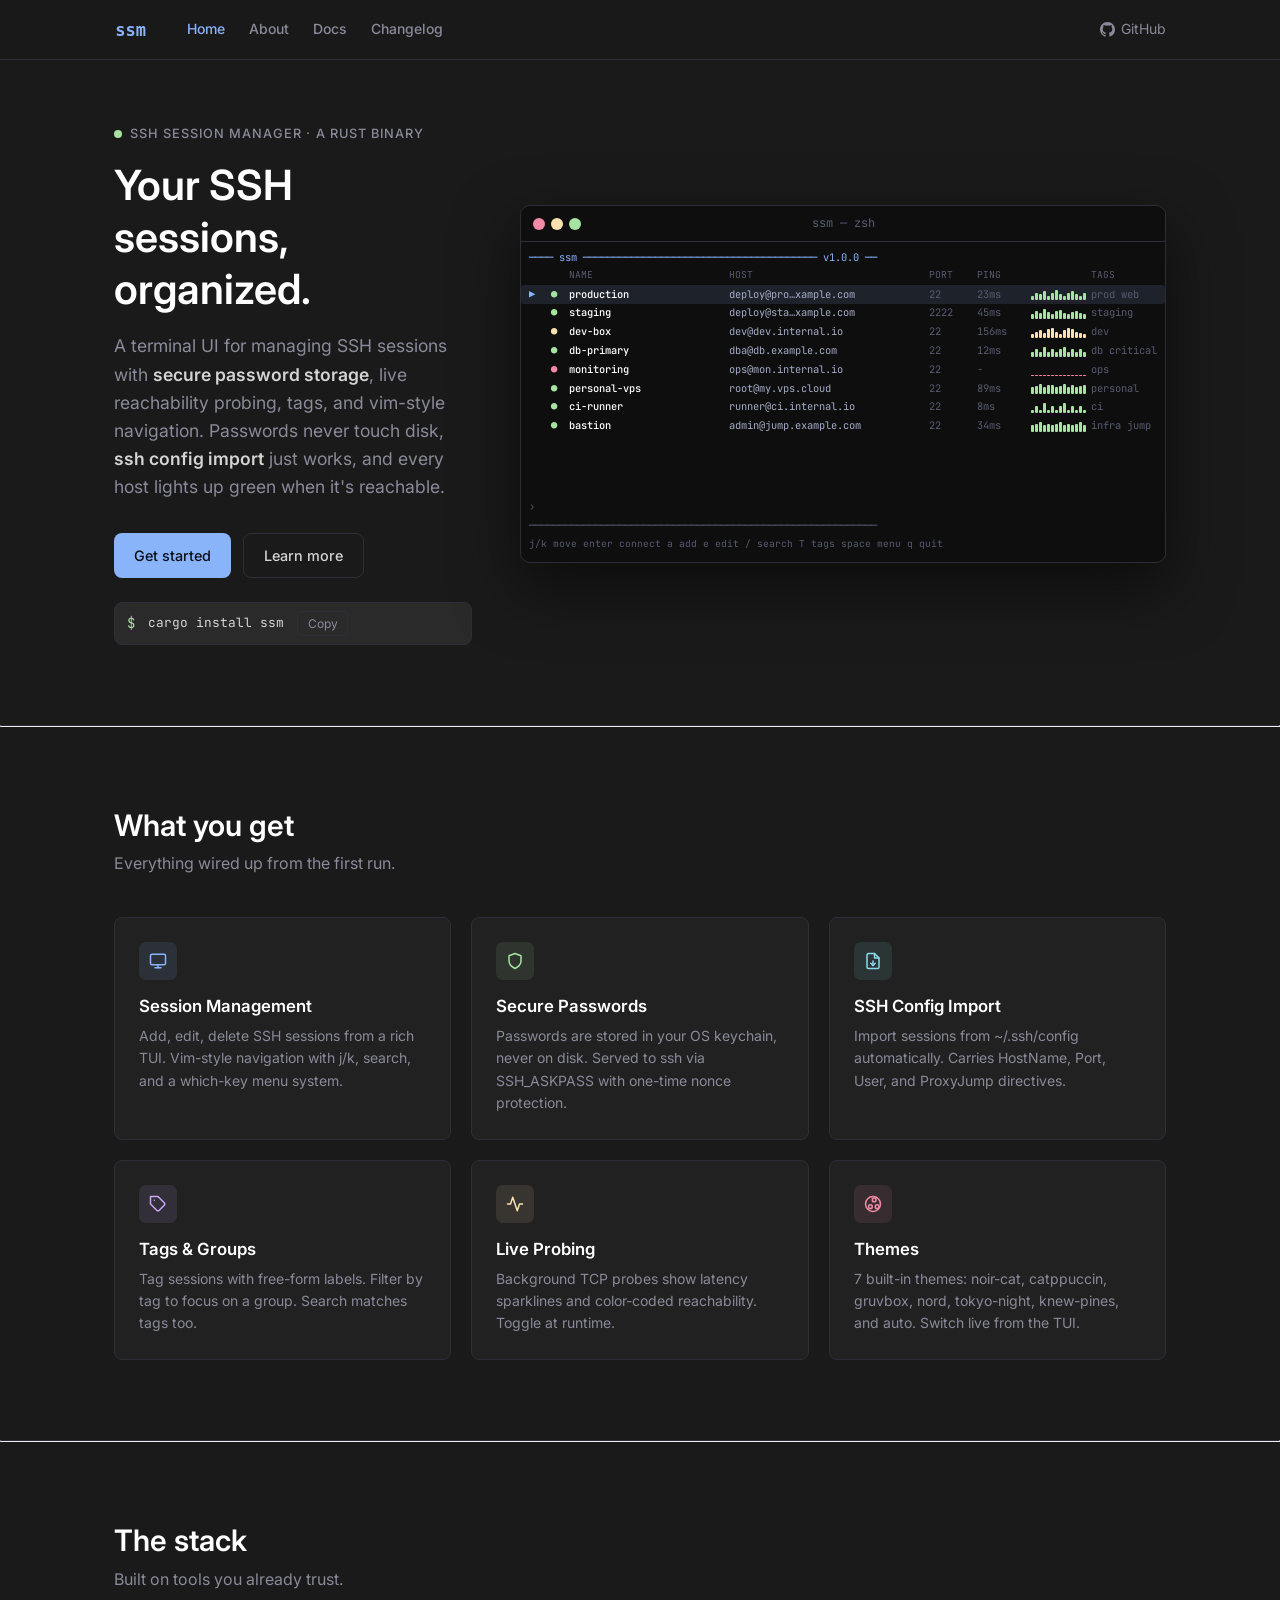
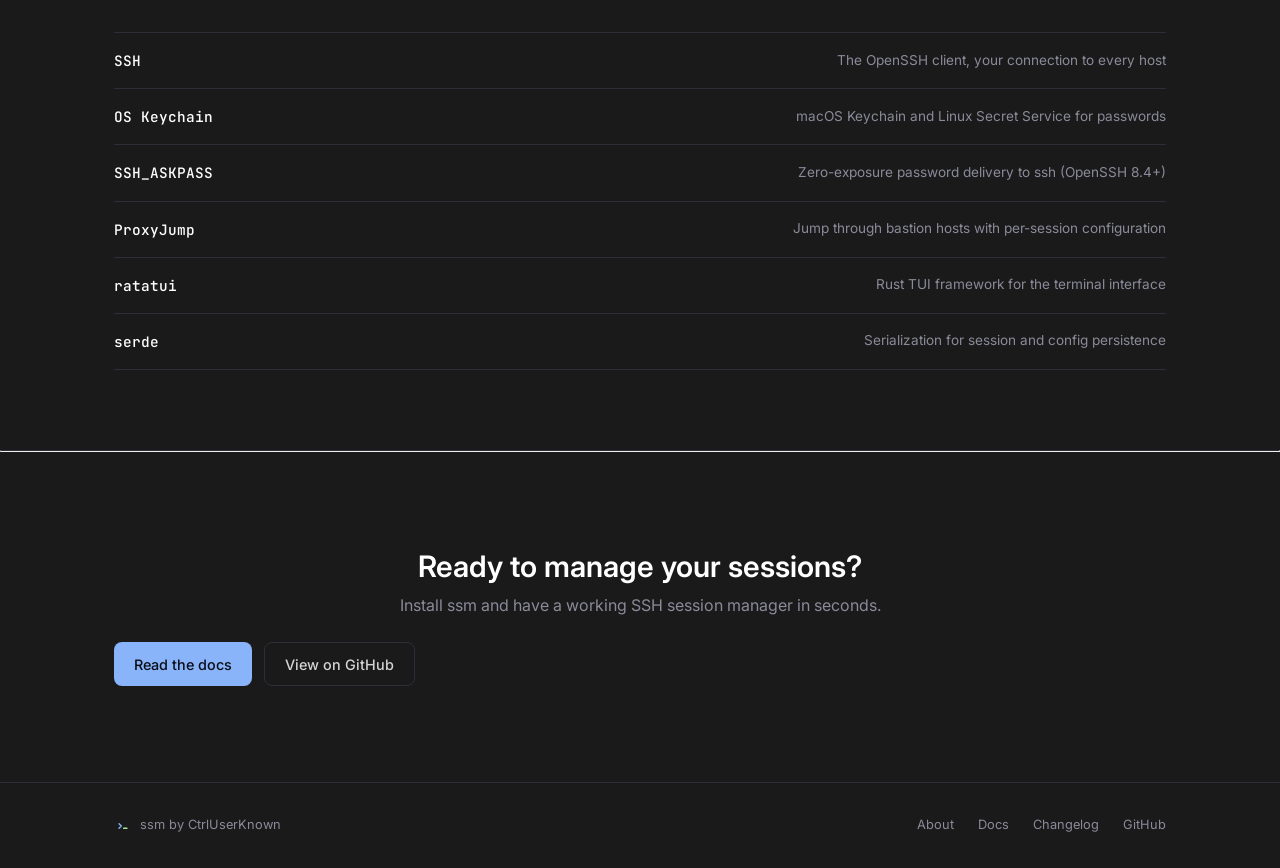
<file: site/index.html>
<!DOCTYPE html>
<html lang="en">
<head>
  <meta charset="UTF-8">
  <meta name="viewport" content="width=device-width, initial-scale=1.0">
  <title>ssm — SSH session manager</title>
  <meta name="description" content="A terminal UI for managing SSH sessions with secure password storage, live reachability probing, tags, and vim-style navigation.">
  <link rel="icon" href="img/svg/ssm_icon_color.svg" type="image/svg+xml">
  <meta name="theme-color" content="#1a1a1a">

  <meta property="og:type" content="website">
  <meta property="og:url" content="https://ctrluserknown.github.io/ssm/">
  <meta property="og:title" content="ssm — SSH session manager">
  <meta property="og:description" content="A terminal UI for managing SSH sessions with secure password storage, live reachability probing, tags, and vim-style navigation.">
  <meta property="og:image" content="https://ctrluserknown.github.io/ssm/img/svg/ssm_icon_color.svg">

  <meta name="twitter:card" content="summary">
  <meta name="twitter:url" content="https://ctrluserknown.github.io/ssm/">
  <meta name="twitter:title" content="ssm — SSH session manager">
  <meta name="twitter:description" content="A terminal UI for managing SSH sessions with secure password storage, live reachability probing, tags, and vim-style navigation.">
  <meta name="twitter:image" content="https://ctrluserknown.github.io/ssm/img/svg/ssm_icon_color.svg">

  <link rel="preconnect" href="https://fonts.googleapis.com">
  <link rel="preconnect" href="https://fonts.gstatic.com" crossorigin>
  <link rel="stylesheet" href="css/style.css">
</head>
<body>

  <nav class="nav" aria-label="Main navigation">
    <div class="nav__inner">
      <a href="index.html" class="nav__logo" aria-label="ssm home">
        <img src="img/svg/ssm_logo_color.svg" alt="ssm">
      </a>
      <button class="nav__toggle" aria-label="Toggle menu" aria-expanded="false">
        <span></span>
        <span></span>
        <span></span>
      </button>
      <div class="nav__menu">
        <div class="nav__links">
          <a href="index.html">Home</a>
          <a href="about.html">About</a>
          <a href="docs.html">Docs</a>
          <a href="changelog.html">Changelog</a>
        </div>
        <a class="nav__github" href="https://github.com/CtrlUserKnown/ssm" target="_blank" rel="noopener noreferrer" aria-label="GitHub repository">
          <svg viewBox="0 0 16 16" aria-hidden="true"><path d="M8 0C3.58 0 0 3.58 0 8c0 3.54 2.29 6.53 5.47 7.59.4.07.55-.17.55-.38 0-.19-.01-.82-.01-1.49-2.01.37-2.53-.49-2.69-.94-.09-.23-.48-.94-.82-1.13-.28-.15-.68-.52-.01-.53.63-.01 1.08.58 1.23.82.72 1.21 1.87.87 2.33.66.07-.52.28-.87.51-1.07-1.78-.2-3.64-.89-3.64-3.95 0-.87.31-1.59.82-2.15-.08-.2-.36-1.02.08-2.12 0 0 .67-.21 2.2.82.64-.18 1.32-.27 2-.27.68 0 1.36.09 2 .27 1.53-1.04 2.2-.82 2.2-.82.44 1.1.16 1.92.08 2.12.51.56.82 1.27.82 2.15 0 3.07-1.87 3.75-3.65 3.95.29.25.54.73.54 1.48 0 1.07-.01 1.93-.01 2.2 0 .21.15.46.55.38A8.013 8.013 0 0016 8c0-4.42-3.58-8-8-8z"></path></svg>
          GitHub
        </a>
      </div>
    </div>
  </nav>

  <main>
    <section class="hero">
      <div class="container">
        <div class="hero__content">
          <div class="hero__left">
            <p class="hero__eyebrow">
              <span class="dot"></span>
              SSH session manager · a Rust binary
            </p>
            <h1 class="hero__title">Your SSH sessions,<br>organized.</h1>
            <p class="hero__lede">
              A terminal UI for managing SSH sessions with <strong>secure password storage</strong>,
              live reachability probing, tags, and vim-style navigation.
              Passwords never touch disk, <strong>ssh config import</strong> just works,
              and every host lights up green when it's reachable.
            </p>
            <div class="hero__actions">
              <a href="docs.html" class="btn btn-primary">Get started</a>
              <a href="about.html" class="btn btn-secondary">Learn more</a>
            </div>
            <div class="hero__install" aria-label="Install command">
              <span class="hero__install-prompt" aria-hidden="true">$</span>
              <code id="install-cmd">cargo install ssm</code>
              <button class="hero__install-copy" id="copy-btn" aria-label="Copy install command">Copy</button>
            </div>
          </div>
          <div class="hero__right">
            <div class="tui-demo">
              <div class="tui-demo__bar">
                <div class="tui-demo__dots">
                  <span class="tui-demo__dot tui-demo__dot--red" aria-hidden="true"></span>
                  <span class="tui-demo__dot tui-demo__dot--yellow" aria-hidden="true"></span>
                  <span class="tui-demo__dot tui-demo__dot--green" aria-hidden="true"></span>
                </div>
                <span class="tui-demo__title">ssm — zsh</span>
              </div>
              <div class="tui-demo__body" id="ssm-tui-demo"></div>
            </div>
          </div>
        </div>
      </div>
    </section>

    <hr class="divider">

    <section class="section" aria-labelledby="features-heading">
      <div class="container">
        <h2 class="section-heading" id="features-heading">What you get</h2>
        <p class="section-sub">Everything wired up from the first run.</p>
        <div class="grid-3" role="list">

          <div class="card" role="listitem">
            <div class="card__icon card__icon--blue" aria-hidden="true">
              <svg width="18" height="18" viewBox="0 0 24 24" fill="none" stroke="currentColor" stroke-width="2" stroke-linecap="round" stroke-linejoin="round"><rect x="2" y="3" width="20" height="14" rx="2" ry="2"></rect><line x1="8" y1="21" x2="16" y2="21"></line><line x1="12" y1="17" x2="12" y2="21"></line></svg>
            </div>
            <h3>Session Management</h3>
            <p>Add, edit, delete SSH sessions from a rich TUI. Vim-style navigation with j/k, search, and a which-key menu system.</p>
          </div>

          <div class="card" role="listitem">
            <div class="card__icon card__icon--green" aria-hidden="true">
              <svg width="18" height="18" viewBox="0 0 24 24" fill="none" stroke="currentColor" stroke-width="2" stroke-linecap="round" stroke-linejoin="round"><path d="M12 22s8-4 8-10V5l-8-3-8 3v7c0 6 8 10 8 10z"></path></svg>
            </div>
            <h3>Secure Passwords</h3>
            <p>Passwords are stored in your OS keychain, never on disk. Served to ssh via SSH_ASKPASS with one-time nonce protection.</p>
          </div>

          <div class="card" role="listitem">
            <div class="card__icon card__icon--cyan" aria-hidden="true">
              <svg width="18" height="18" viewBox="0 0 24 24" fill="none" stroke="currentColor" stroke-width="2" stroke-linecap="round" stroke-linejoin="round"><path d="M14 2H6a2 2 0 0 0-2 2v16a2 2 0 0 0 2 2h12a2 2 0 0 0 2-2V8z"></path><polyline points="14 2 14 8 20 8"></polyline><line x1="12" y1="18" x2="12" y2="12"></line><polyline points="9 15 12 18 15 15"></polyline></svg>
            </div>
            <h3>SSH Config Import</h3>
            <p>Import sessions from ~/.ssh/config automatically. Carries HostName, Port, User, and ProxyJump directives.</p>
          </div>

          <div class="card" role="listitem">
            <div class="card__icon card__icon--purple" aria-hidden="true">
              <svg width="18" height="18" viewBox="0 0 24 24" fill="none" stroke="currentColor" stroke-width="2" stroke-linecap="round" stroke-linejoin="round"><path d="M20.59 13.41l-7.17 7.17a2 2 0 0 1-2.83 0L2 12V2h10l8.59 8.59a2 2 0 0 1 0 2.82z"></path><line x1="7" y1="7" x2="7.01" y2="7"></line></svg>
            </div>
            <h3>Tags &amp; Groups</h3>
            <p>Tag sessions with free-form labels. Filter by tag to focus on a group. Search matches tags too.</p>
          </div>

          <div class="card" role="listitem">
            <div class="card__icon card__icon--yellow" aria-hidden="true">
              <svg width="18" height="18" viewBox="0 0 24 24" fill="none" stroke="currentColor" stroke-width="2" stroke-linecap="round" stroke-linejoin="round"><polyline points="22 12 18 12 15 21 9 3 6 12 2 12"></polyline></svg>
            </div>
            <h3>Live Probing</h3>
            <p>Background TCP probes show latency sparklines and color-coded reachability. Toggle at runtime.</p>
          </div>

          <div class="card" role="listitem">
            <div class="card__icon card__icon--red" aria-hidden="true">
              <svg width="18" height="18" viewBox="0 0 24 24" fill="none" stroke="currentColor" stroke-width="2" stroke-linecap="round" stroke-linejoin="round"><circle cx="13.5" cy="6.5" r="2.5"></circle><circle cx="17.5" cy="15.5" r="2.5"></circle><circle cx="8.5" cy="15.5" r="2.5"></circle><path d="M12 2C6.5 2 2 6.5 2 12s4.5 10 10 10 10-4.5 10-10S17.5 2 12 2z"></path></svg>
            </div>
            <h3>Themes</h3>
            <p>7 built-in themes: noir-cat, catppuccin, gruvbox, nord, tokyo-night, knew-pines, and auto. Switch live from the TUI.</p>
          </div>

        </div>
      </div>
    </section>

    <hr class="divider">

    <section class="section" aria-labelledby="stack-heading">
      <div class="container">
        <h2 class="section-heading" id="stack-heading">The stack</h2>
        <p class="section-sub">Built on tools you already trust.</p>
        <div class="tool-list" role="list">

          <div class="tool-item" role="listitem">
            <span class="tool-name">SSH</span>
            <span class="tool-desc">The OpenSSH client, your connection to every host</span>
          </div>

          <div class="tool-item" role="listitem">
            <span class="tool-name">OS Keychain</span>
            <span class="tool-desc">macOS Keychain and Linux Secret Service for passwords</span>
          </div>

          <div class="tool-item" role="listitem">
            <span class="tool-name">SSH_ASKPASS</span>
            <span class="tool-desc">Zero-exposure password delivery to ssh (OpenSSH 8.4+)</span>
          </div>

          <div class="tool-item" role="listitem">
            <span class="tool-name">ProxyJump</span>
            <span class="tool-desc">Jump through bastion hosts with per-session configuration</span>
          </div>

          <div class="tool-item" role="listitem">
            <span class="tool-name">ratatui</span>
            <span class="tool-desc">Rust TUI framework for the terminal interface</span>
          </div>

          <div class="tool-item" role="listitem">
            <span class="tool-name">serde</span>
            <span class="tool-desc">Serialization for session and config persistence</span>
          </div>

        </div>
      </div>
    </section>

    <hr class="divider">

    <section class="section-sm" aria-label="Call to action">
      <div class="container">
        <div class="cta-block">
          <h2>Ready to manage your sessions?</h2>
          <p>Install ssm and have a working SSH session manager in seconds.</p>
          <div class="hero__actions">
            <a href="docs.html" class="btn btn-primary">Read the docs</a>
            <a href="https://github.com/CtrlUserKnown/ssm" class="btn btn-secondary" target="_blank" rel="noopener noreferrer">View on GitHub</a>
          </div>
        </div>
      </div>
    </section>
  </main>

  <footer class="footer" aria-label="Site footer">
    <div class="container">
      <div class="footer__inner">
        <div class="footer__brand">
          <img src="img/svg/ssm_icon_color.svg" alt="" width="18" height="18" aria-hidden="true">
          <span class="footer__copy">ssm by CtrlUserKnown</span>
        </div>
        <nav class="footer__nav" aria-label="Footer navigation">
          <a href="about.html">About</a>
          <a href="docs.html">Docs</a>
          <a href="changelog.html">Changelog</a>
          <a href="https://github.com/CtrlUserKnown/ssm" target="_blank" rel="noopener noreferrer">GitHub</a>
        </nav>
      </div>
    </div>
  </footer>

  <script src="js/nav.js"></script>
  <script src="js/demo.js"></script>
  <script>
    (function () {
      var btn = document.getElementById('copy-btn');
      var cmd = document.getElementById('install-cmd');
      if (btn && cmd) {
        btn.addEventListener('click', function () {
          navigator.clipboard.writeText(cmd.textContent).then(function () {
            btn.textContent = 'Copied!';
            setTimeout(function () { btn.textContent = 'Copy'; }, 1500);
          });
        });
      }
    })();
  </script>
</body>
</html>
</file>
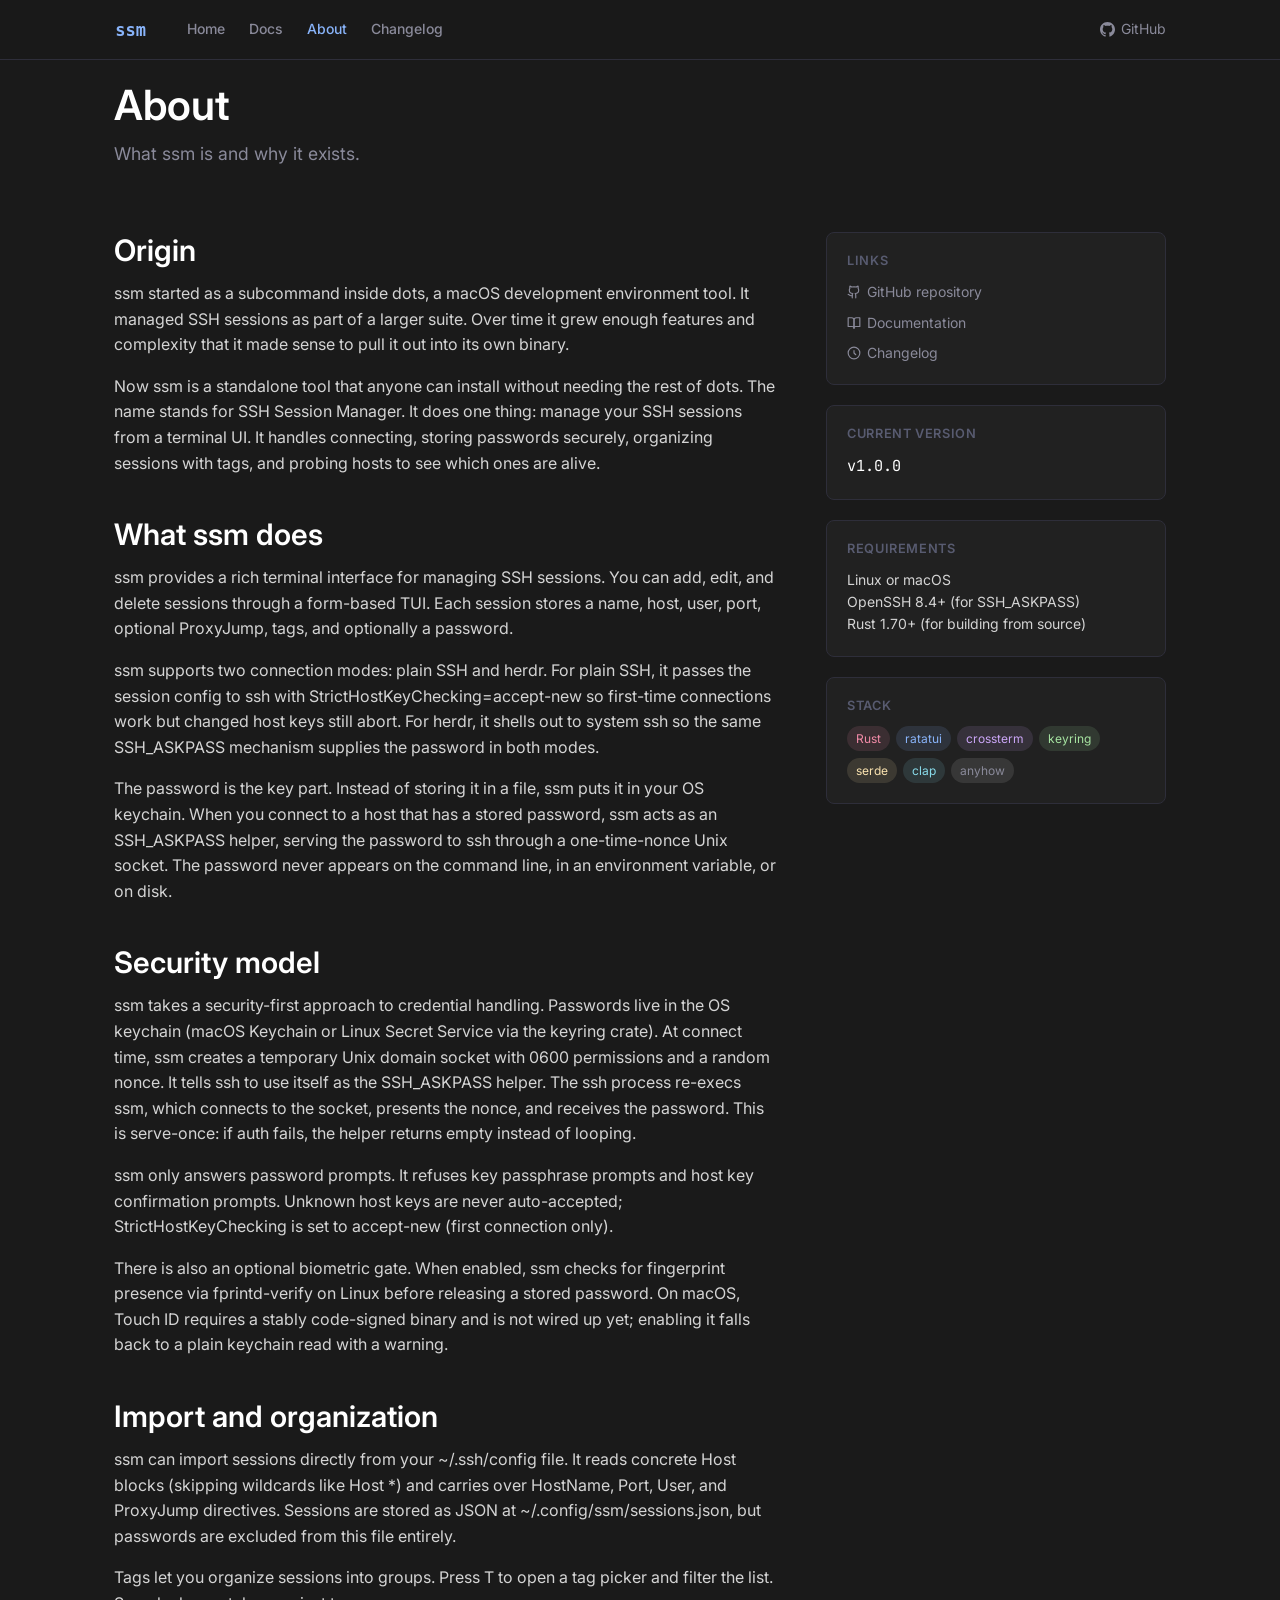
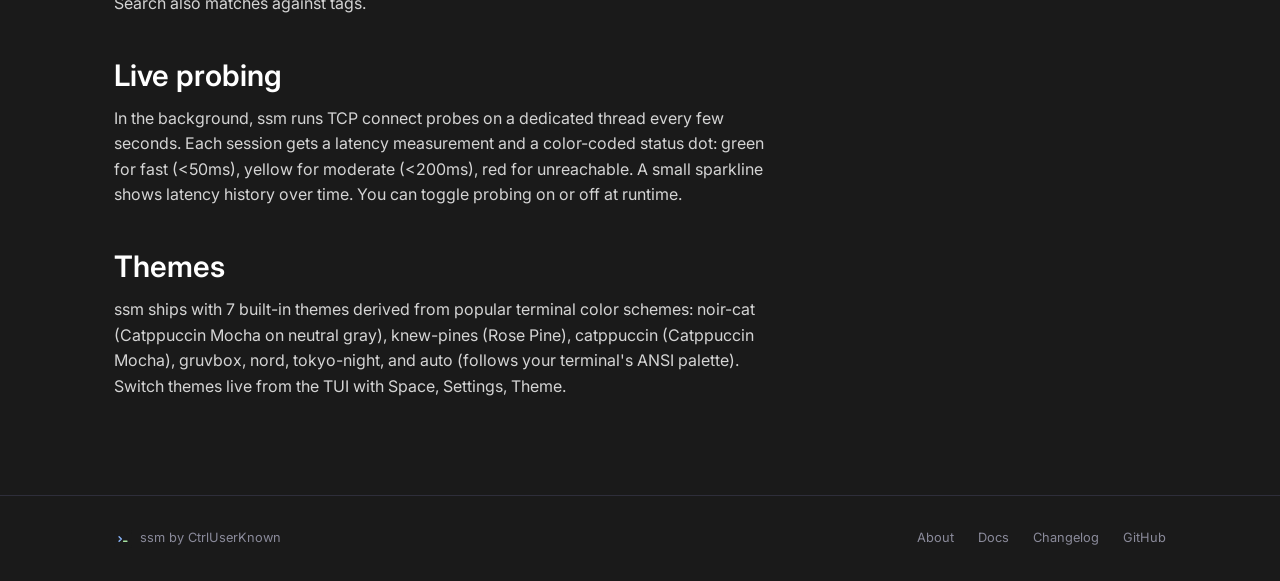
<file: site/about.html>
<!DOCTYPE html>
<html lang="en">
<head>
  <meta charset="UTF-8">
  <meta name="viewport" content="width=device-width, initial-scale=1.0">
  <title>About — ssm</title>
  <meta name="description" content="ssm is a standalone SSH session manager TUI written in Rust. Learn what it does, how it works, and why it exists.">
  <meta name="theme-color" content="#1a1a1a">
  <link rel="icon" type="image/svg+xml" href="img/svg/ssm_favicons.svg">
  <link rel="preconnect" href="https://fonts.googleapis.com">
  <link rel="preconnect" href="https://fonts.gstatic.com" crossorigin>
  <link rel="stylesheet" href="css/style.css">
</head>
<body>

  <nav class="nav">
    <div class="nav__inner">
      <a href="index.html" class="nav__logo">
        <img src="img/svg/ssm_logo.svg" alt="ssm">
      </a>
      <div class="nav__menu">
        <div class="nav__links">
          <a href="index.html">Home</a>
          <a href="docs.html">Docs</a>
          <a href="about.html">About</a>
          <a href="changelog.html">Changelog</a>
        </div>
        <a href="https://github.com/CtrlUserKnown/ssm" class="nav__github" target="_blank" rel="noopener">
          <svg viewBox="0 0 24 24"><path d="M12 0c-6.626 0-12 5.373-12 12 0 5.302 3.438 9.8 8.207 11.387.599.111.793-.261.793-.577v-2.234c-3.338.726-4.033-1.416-4.033-1.416-.546-1.387-1.333-1.756-1.333-1.756-1.089-.745.083-.729.083-.729 1.205.084 1.839 1.237 1.839 1.237 1.07 1.834 2.807 1.304 3.492.997.107-.775.418-1.305.762-1.604-2.665-.305-5.467-1.334-5.467-5.931 0-1.311.469-2.381 1.236-3.221-.124-.303-.535-1.524.117-3.176 0 0 1.008-.322 3.301 1.23.957-.266 1.983-.399 3.003-.404 1.02.005 2.047.138 3.006.404 2.291-1.552 3.297-1.23 3.297-1.23.653 1.653.242 2.874.118 3.176.77.84 1.235 1.911 1.235 3.221 0 4.609-2.807 5.624-5.479 5.921.43.372.823 1.102.823 2.222v3.293c0 .319.192.694.801.576 4.765-1.589 8.199-6.086 8.199-11.386 0-6.627-5.373-12-12-12z"/></svg>
          GitHub
        </a>
      </div>
      <button class="nav__toggle" aria-label="Toggle menu" aria-expanded="false">
        <span></span>
        <span></span>
        <span></span>
      </button>
    </div>
  </nav>

  <main>
    <div class="container">
      <header class="page-header">
        <h1>About</h1>
        <p class="lead">What ssm is and why it exists.</p>
      </header>

      <div class="about-grid">
        <div class="about-main">

          <h2>Origin</h2>
          <p>ssm started as a subcommand inside dots, a macOS development environment tool. It managed SSH sessions as part of a larger suite. Over time it grew enough features and complexity that it made sense to pull it out into its own binary.</p>
          <p>Now ssm is a standalone tool that anyone can install without needing the rest of dots. The name stands for SSH Session Manager. It does one thing: manage your SSH sessions from a terminal UI. It handles connecting, storing passwords securely, organizing sessions with tags, and probing hosts to see which ones are alive.</p>

          <h2>What ssm does</h2>
          <p>ssm provides a rich terminal interface for managing SSH sessions. You can add, edit, and delete sessions through a form-based TUI. Each session stores a name, host, user, port, optional ProxyJump, tags, and optionally a password.</p>
          <p>ssm supports two connection modes: plain SSH and herdr. For plain SSH, it passes the session config to ssh with StrictHostKeyChecking=accept-new so first-time connections work but changed host keys still abort. For herdr, it shells out to system ssh so the same SSH_ASKPASS mechanism supplies the password in both modes.</p>
          <p>The password is the key part. Instead of storing it in a file, ssm puts it in your OS keychain. When you connect to a host that has a stored password, ssm acts as an SSH_ASKPASS helper, serving the password to ssh through a one-time-nonce Unix socket. The password never appears on the command line, in an environment variable, or on disk.</p>

          <h2>Security model</h2>
          <p>ssm takes a security-first approach to credential handling. Passwords live in the OS keychain (macOS Keychain or Linux Secret Service via the keyring crate). At connect time, ssm creates a temporary Unix domain socket with 0600 permissions and a random nonce. It tells ssh to use itself as the SSH_ASKPASS helper. The ssh process re-execs ssm, which connects to the socket, presents the nonce, and receives the password. This is serve-once: if auth fails, the helper returns empty instead of looping.</p>
          <p>ssm only answers password prompts. It refuses key passphrase prompts and host key confirmation prompts. Unknown host keys are never auto-accepted; StrictHostKeyChecking is set to accept-new (first connection only).</p>
          <p>There is also an optional biometric gate. When enabled, ssm checks for fingerprint presence via fprintd-verify on Linux before releasing a stored password. On macOS, Touch ID requires a stably code-signed binary and is not wired up yet; enabling it falls back to a plain keychain read with a warning.</p>

          <h2>Import and organization</h2>
          <p>ssm can import sessions directly from your ~/.ssh/config file. It reads concrete Host blocks (skipping wildcards like Host *) and carries over HostName, Port, User, and ProxyJump directives. Sessions are stored as JSON at ~/.config/ssm/sessions.json, but passwords are excluded from this file entirely.</p>
          <p>Tags let you organize sessions into groups. Press T to open a tag picker and filter the list. Search also matches against tags.</p>

          <h2>Live probing</h2>
          <p>In the background, ssm runs TCP connect probes on a dedicated thread every few seconds. Each session gets a latency measurement and a color-coded status dot: green for fast (&lt;50ms), yellow for moderate (&lt;200ms), red for unreachable. A small sparkline shows latency history over time. You can toggle probing on or off at runtime.</p>

          <h2>Themes</h2>
          <p>ssm ships with 7 built-in themes derived from popular terminal color schemes: noir-cat (Catppuccin Mocha on neutral gray), knew-pines (Rose Pine), catppuccin (Catppuccin Mocha), gruvbox, nord, tokyo-night, and auto (follows your terminal's ANSI palette). Switch themes live from the TUI with Space, Settings, Theme.</p>

        </div>

        <aside class="about-aside">

          <div class="aside-card">
            <h4>Links</h4>
            <div class="aside-links">
              <a href="https://github.com/CtrlUserKnown/ssm" target="_blank" rel="noopener">
                <svg width="14" height="14" viewBox="0 0 24 24" fill="none" stroke="currentColor" stroke-width="2" stroke-linecap="round" stroke-linejoin="round"><path d="M15 22v-4a4.8 4.8 0 0 0-1-3.5c3 0 6-2 6-5.5.08-1.25-.27-2.48-1-3.5.28-1.15.28-2.35 0-3.5 0 0-1 0-3 1.5-2.64-.5-5.36-.5-8 0C6 2 5 2 5 2c-.3 1.15-.3 2.35 0 3.5A5.403 5.403 0 0 0 4 9c0 3.5 3 5.5 6 5.5-.39.49-.68 1.05-.85 1.65-.17.6-.22 1.23-.15 1.85v4"/><path d="M9 18c-4.51 2-5-2-7-2"/></svg>
                GitHub repository
              </a>
              <a href="docs.html">
                <svg width="14" height="14" viewBox="0 0 24 24" fill="none" stroke="currentColor" stroke-width="2" stroke-linecap="round" stroke-linejoin="round"><path d="M2 3h6a4 4 0 0 1 4 4v14a3 3 0 0 0-3-3H2z"/><path d="M22 3h-6a4 4 0 0 0-4 4v14a3 3 0 0 1 3-3h7z"/></svg>
                Documentation
              </a>
              <a href="changelog.html">
                <svg width="14" height="14" viewBox="0 0 24 24" fill="none" stroke="currentColor" stroke-width="2" stroke-linecap="round" stroke-linejoin="round"><path d="M12 8v4l3 3"/><circle cx="12" cy="12" r="10"/></svg>
                Changelog
              </a>
            </div>
          </div>

          <div class="aside-card">
            <h4>Current version</h4>
            <p style="font-family: 'JetBrains Mono', monospace; font-size: 0.95rem; color: #fff;">v1.0.0</p>
          </div>

          <div class="aside-card">
            <h4>Requirements</h4>
            <p>Linux or macOS</p>
            <p>OpenSSH 8.4+ (for SSH_ASKPASS)</p>
            <p>Rust 1.70+ (for building from source)</p>
          </div>

          <div class="aside-card">
            <h4>Stack</h4>
            <div style="display: flex; flex-wrap: wrap; gap: 0.4rem; margin-top: 0.25rem;">
              <span style="font-size: 0.75rem; padding: 0.2rem 0.55rem; border-radius: 99px; background: rgba(243, 139, 168, 0.12); color: var(--red);">Rust</span>
              <span style="font-size: 0.75rem; padding: 0.2rem 0.55rem; border-radius: 99px; background: rgba(137, 180, 250, 0.12); color: var(--blue);">ratatui</span>
              <span style="font-size: 0.75rem; padding: 0.2rem 0.55rem; border-radius: 99px; background: rgba(203, 166, 247, 0.12); color: var(--purple);">crossterm</span>
              <span style="font-size: 0.75rem; padding: 0.2rem 0.55rem; border-radius: 99px; background: rgba(166, 227, 161, 0.12); color: var(--green);">keyring</span>
              <span style="font-size: 0.75rem; padding: 0.2rem 0.55rem; border-radius: 99px; background: rgba(249, 226, 175, 0.12); color: var(--yellow);">serde</span>
              <span style="font-size: 0.75rem; padding: 0.2rem 0.55rem; border-radius: 99px; background: rgba(137, 222, 235, 0.12); color: var(--cyan);">clap</span>
              <span style="font-size: 0.75rem; padding: 0.2rem 0.55rem; border-radius: 99px; background: rgba(212, 212, 212, 0.12); color: var(--fg-muted);">anyhow</span>
            </div>
          </div>

        </aside>
      </div>
    </div>
  </main>

  <footer class="footer" role="contentinfo">
    <div class="container">
      <div class="footer__inner">
        <div class="footer__brand">
          <img src="img/svg/ssm_icon_color.svg" alt="" aria-hidden="true" width="18" height="18">
          <span class="footer__copy">ssm by CtrlUserKnown</span>
        </div>
        <nav class="footer__nav" aria-label="Footer navigation">
          <a href="about.html">About</a>
          <a href="docs.html">Docs</a>
          <a href="changelog.html">Changelog</a>
          <a href="https://github.com/CtrlUserKnown/ssm" target="_blank" rel="noopener noreferrer">GitHub</a>
        </nav>
      </div>
    </div>
  </footer>

  <script src="js/nav.js"></script>
</body>
</html>
</file>
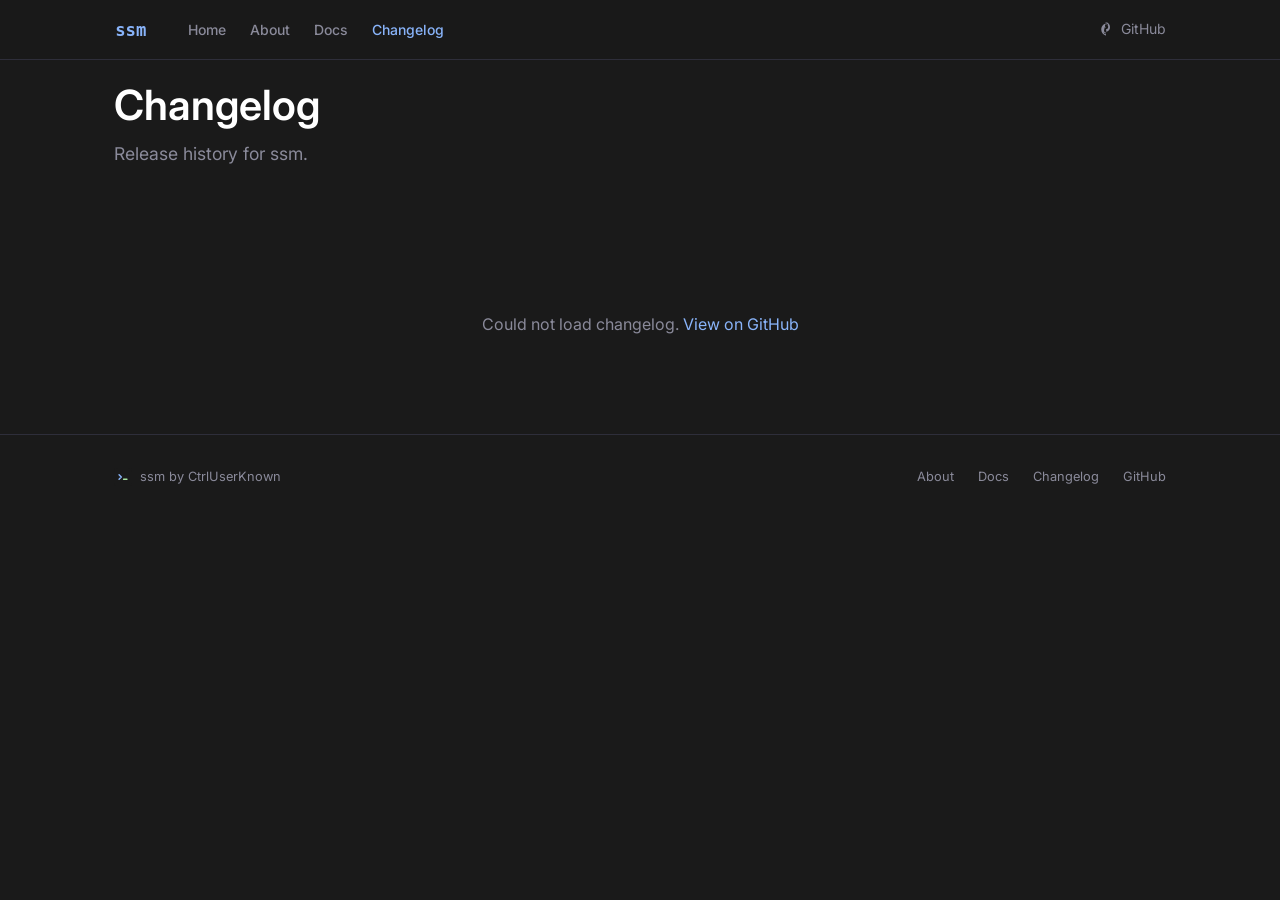
<file: site/changelog.html>
<!DOCTYPE html>
<html lang="en">
<head>
  <meta charset="UTF-8">
  <meta name="viewport" content="width=device-width, initial-scale=1.0">
  <title>Changelog — ssm</title>
  <meta name="description" content="Changelog and release history for ssm, the SSH session manager.">
  <meta name="author" content="CtrlUserKnown">

  <link rel="icon" href="img/svg/ssm_icon_color.svg" type="image/svg+xml">
  <link rel="alternate icon" href="img/svg/ssm_favicons.svg">
  <link rel="apple-touch-icon" href="img/svg/ssm_favicons.svg">
  <link rel="manifest" href="site.webmanifest">
  <meta name="theme-color" content="#1a1a1a">

  <meta property="og:title" content="Changelog — ssm">
  <meta property="og:description" content="Release history for ssm, the SSH session manager.">
  <meta property="og:type" content="website">
  <meta property="og:url" content="https://ctrluserknown.github.io/ssm/changelog.html">

  <meta name="twitter:card" content="summary">
  <meta name="twitter:title" content="Changelog — ssm">
  <meta name="twitter:description" content="Release history for ssm, the SSH session manager.">

  <link rel="preconnect" href="https://fonts.googleapis.com">
  <link rel="preconnect" href="https://fonts.gstatic.com" crossorigin>
  <link href="https://fonts.googleapis.com/css2?family=Inter:wght@300;400;500;600;700&family=JetBrains+Mono:wght@400;500&display=swap" rel="stylesheet">

  <link rel="stylesheet" href="css/style.css">
</head>
<body>

  <nav class="nav" role="navigation" aria-label="Main navigation">
    <div class="nav__inner">
      <a href="index.html" class="nav__logo" aria-label="ssm home">
        <img src="img/svg/ssm_logo_color.svg" alt="ssm" width="80" height="26">
      </a>
      <button class="nav__toggle" aria-label="Toggle menu" aria-expanded="false" aria-controls="nav-menu">
        <span></span>
        <span></span>
        <span></span>
      </button>
      <div class="nav__menu" id="nav-menu">
        <ul class="nav__links" role="list">
          <li><a href="index.html">Home</a></li>
          <li><a href="about.html">About</a></li>
          <li><a href="docs.html">Docs</a></li>
          <li><a href="changelog.html">Changelog</a></li>
        </ul>
        <a href="https://github.com/CtrlUserKnown/ssm" class="nav__github" target="_blank" rel="noopener noreferrer" aria-label="View on GitHub">
          <svg width="15" height="15" viewBox="0 0 24 24" fill="currentColor" aria-hidden="true">
            <path d="M12 2C6.477 2 2 6.477 2 12c0 4.419 2.865 8.166 6.839 9.489.5.09.682-.218.682-.484 0-.236-.009-.866-.013-1.7-2.782.602-2.53-.49-2.69-.94-.09-.23-.48-.94-.82-1.13-.28-.15-.68-.52-.01-.53.63-.01 1.08.58 1.23.82.72 1.21 1.87.87 2.33.66.07-.52.28-.87.51-1.07-1.78-.2-3.64-.89-3.64-3.95 0-.87.31-1.59.82-2.15-.08-.2-.36-1.02.08-2.12 0 0 .67-.21 2.2.82A7.64 7.64 0 0 1 8 3.87c.68 0 1.36.09 2 .26 1.53-1.04 2.2-.82 2.2-.82.44 1.1.16 1.92.08 2.12.51.56.82 1.27.82 2.15 0 3.07-1.87 3.75-3.65 3.95.29.25.54.73.54 1.48 0 1.07-.01 1.93-.01 2.2 0 .21.15.46.55.38A8.01 8.01 0 0 0 16 8c0-4.42-3.58-8-8-8z"/>
          </svg>
          GitHub
        </a>
      </div>
    </div>
  </nav>

  <main>
    <div class="container">
      <header class="page-header">
        <h1>Changelog</h1>
        <p class="lead">Release history for ssm.</p>
      </header>

      <div id="changelog-content" aria-live="polite">
        <p class="changelog-loading">Loading changelog...</p>
      </div>
    </div>
  </main>

  <footer class="footer" role="contentinfo">
    <div class="container">
      <div class="footer__inner">
        <div class="footer__brand">
          <img src="img/svg/ssm_icon_color.svg" alt="" aria-hidden="true" width="18" height="18">
          <span class="footer__copy">ssm by CtrlUserKnown</span>
        </div>
        <nav class="footer__nav" aria-label="Footer navigation">
          <a href="about.html">About</a>
          <a href="docs.html">Docs</a>
          <a href="changelog.html">Changelog</a>
          <a href="https://github.com/CtrlUserKnown/ssm" target="_blank" rel="noopener noreferrer">GitHub</a>
        </nav>
      </div>
    </div>
  </footer>

  <script src="js/nav.js"></script>
  <script src="js/changelog.js"></script>
</body>
</html>
</file>
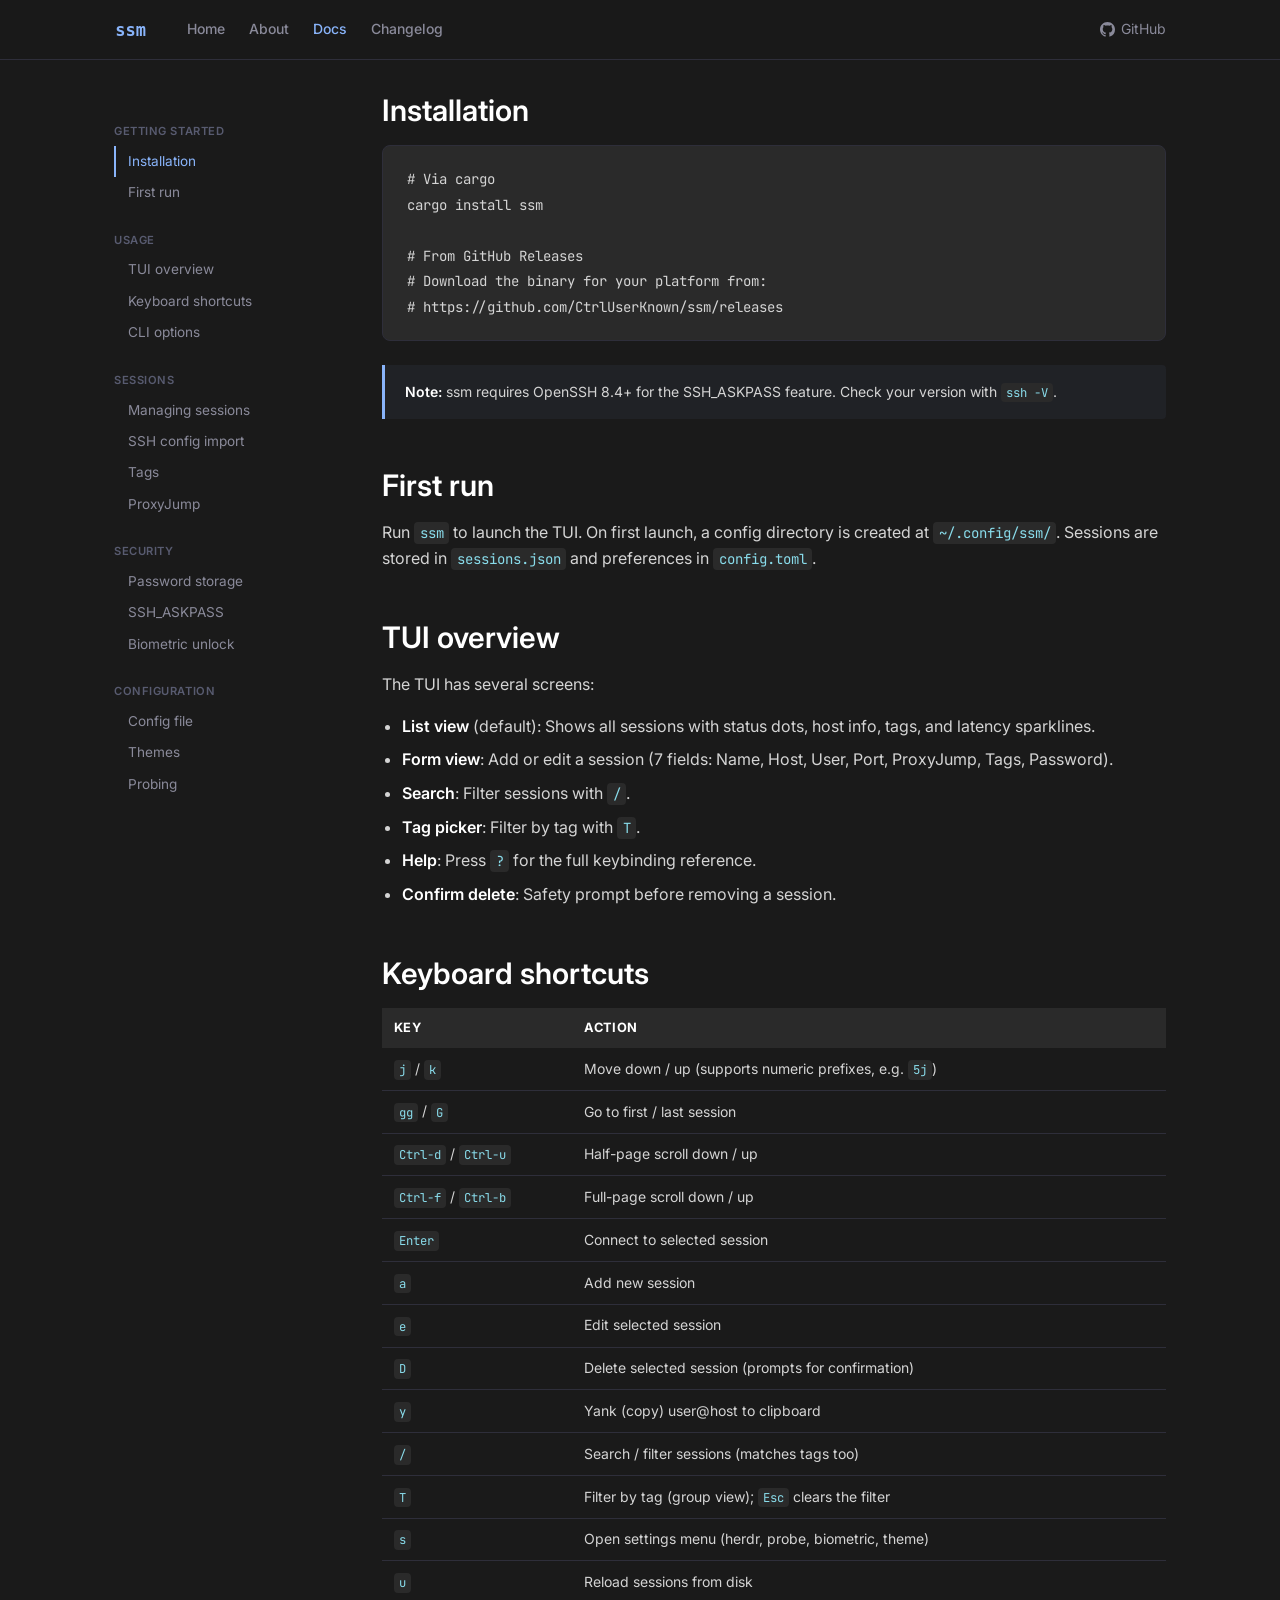
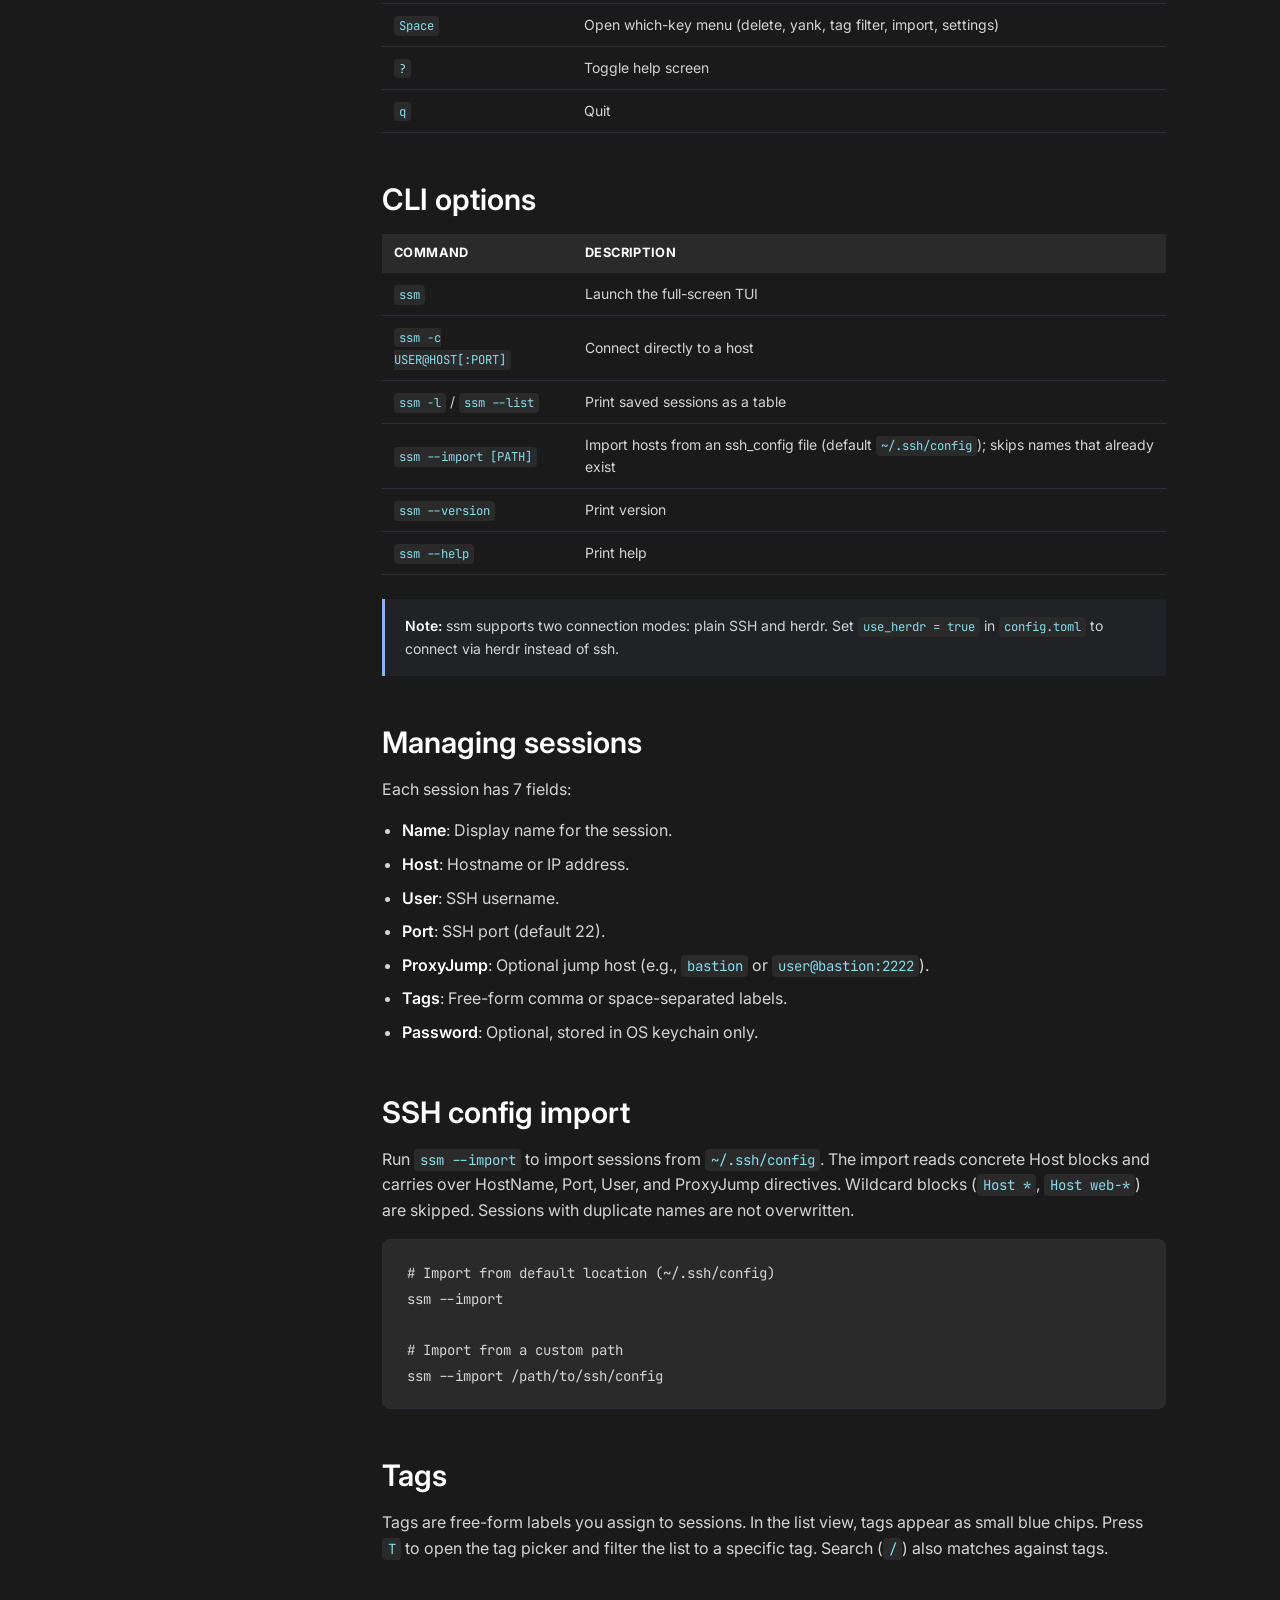
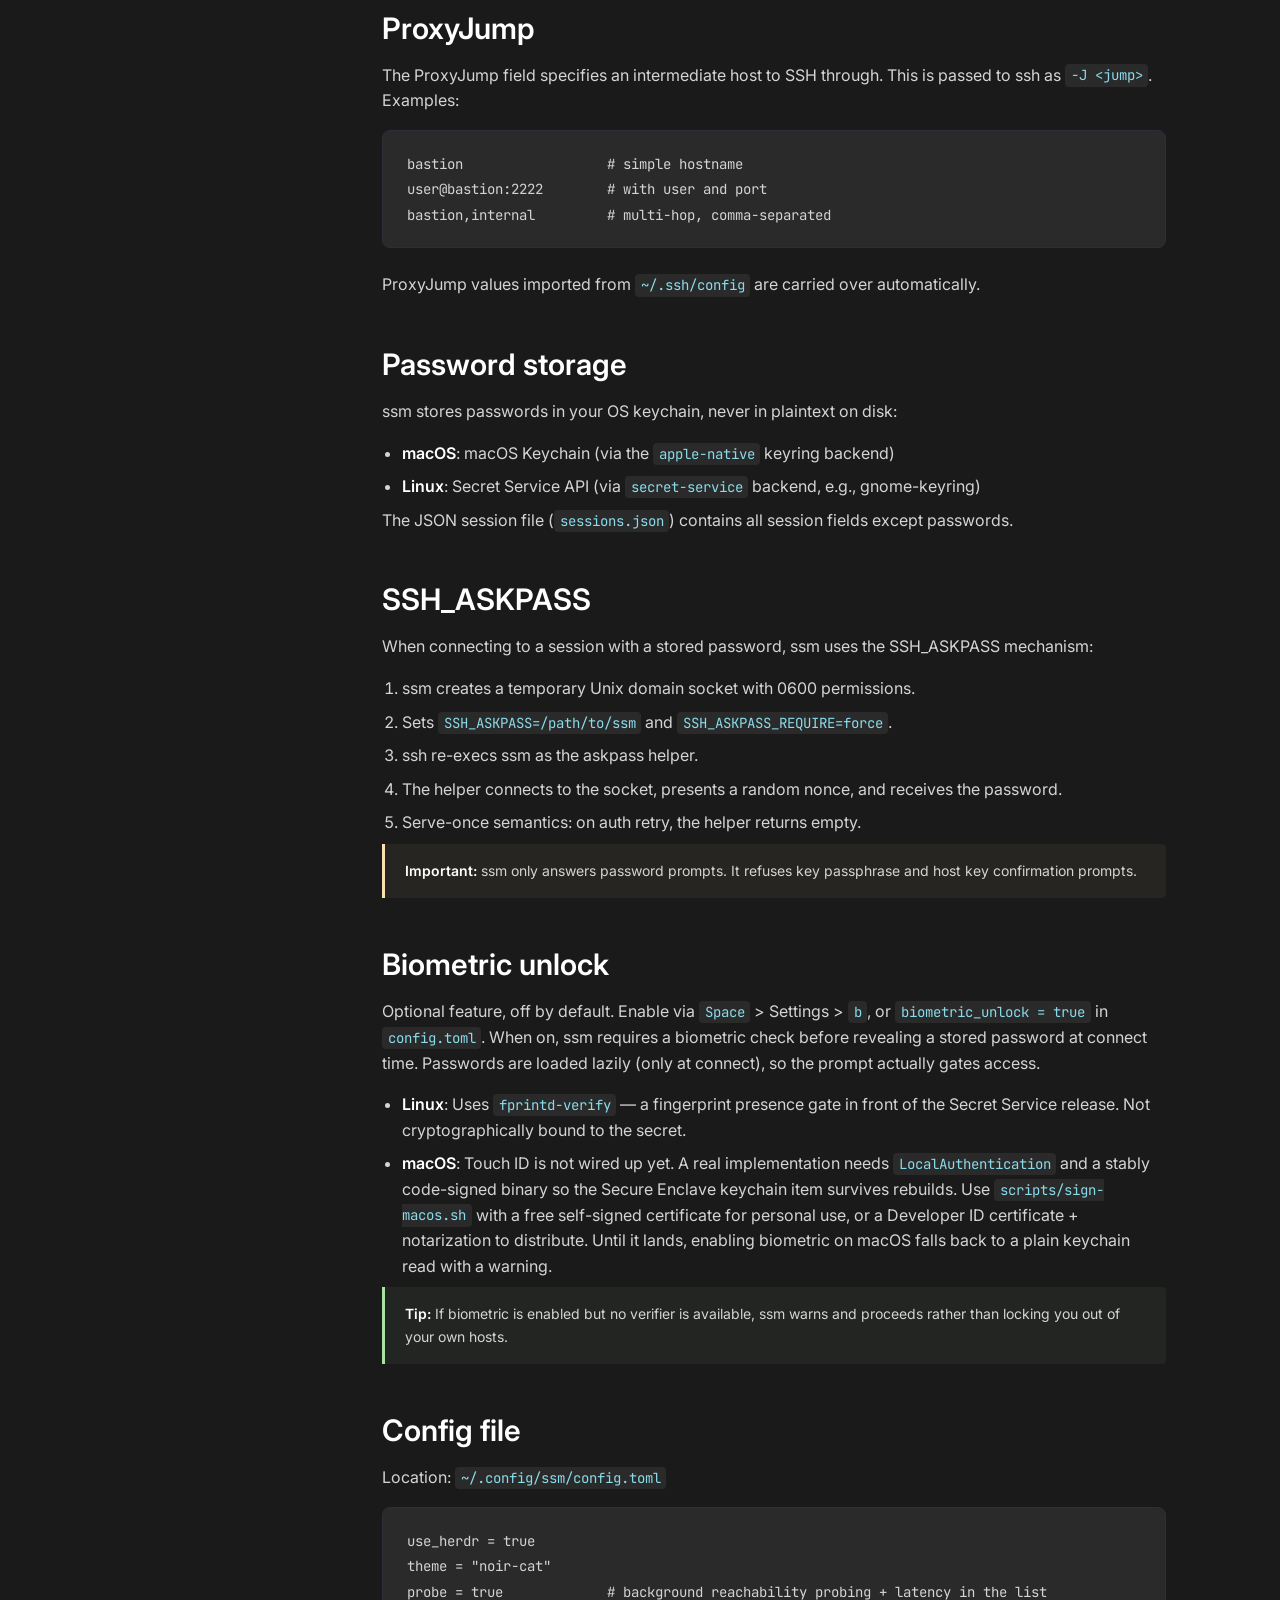
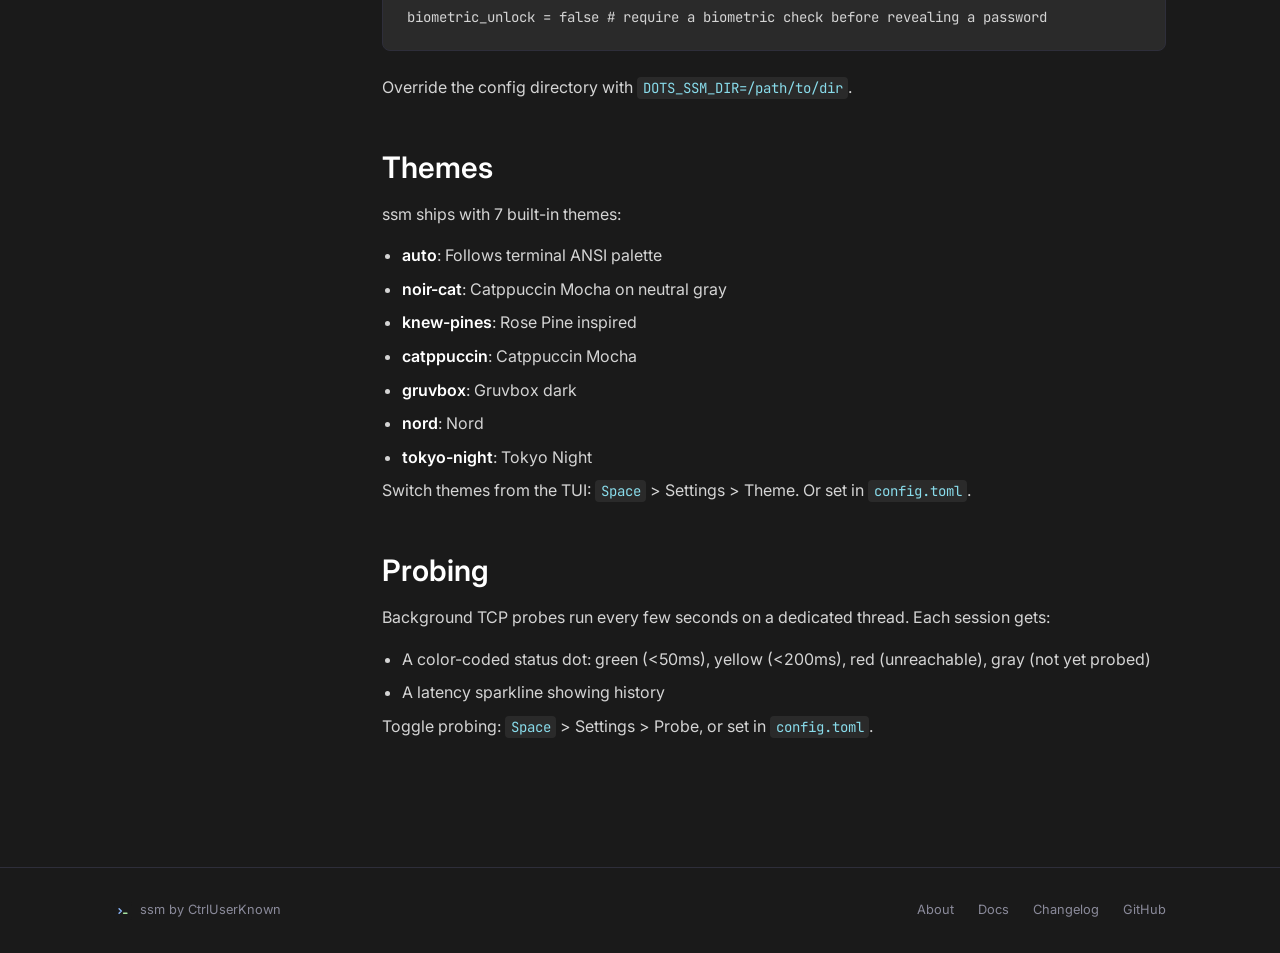
<file: site/docs.html>
<!DOCTYPE html>
<html lang="en">
<head>
  <meta charset="UTF-8">
  <meta name="viewport" content="width=device-width, initial-scale=1.0">
  <title>Docs — ssm</title>
  <meta name="description" content="Documentation for ssm — a terminal UI for managing SSH sessions with secure password storage, live reachability probing, tags, and vim-style navigation.">
  <link rel="icon" href="img/svg/ssm_icon_color.svg" type="image/svg+xml">
  <meta name="theme-color" content="#1a1a1a">

  <meta property="og:type" content="website">
  <meta property="og:url" content="https://ctrluserknown.github.io/ssm/docs.html">
  <meta property="og:title" content="Docs — ssm">
  <meta property="og:description" content="Documentation for ssm — a terminal UI for managing SSH sessions with secure password storage, live reachability probing, tags, and vim-style navigation.">
  <meta property="og:image" content="https://ctrluserknown.github.io/ssm/img/svg/ssm_icon_color.svg">

  <meta name="twitter:card" content="summary">
  <meta name="twitter:url" content="https://ctrluserknown.github.io/ssm/docs.html">
  <meta name="twitter:title" content="Docs — ssm">
  <meta name="twitter:description" content="Documentation for ssm — a terminal UI for managing SSH sessions with secure password storage, live reachability probing, tags, and vim-style navigation.">
  <meta name="twitter:image" content="https://ctrluserknown.github.io/ssm/img/svg/ssm_icon_color.svg">

  <link rel="preconnect" href="https://fonts.googleapis.com">
  <link rel="preconnect" href="https://fonts.gstatic.com" crossorigin>
  <link rel="stylesheet" href="css/style.css">
</head>
<body>

  <nav class="nav" aria-label="Main navigation">
    <div class="nav__inner">
      <a href="index.html" class="nav__logo" aria-label="ssm home">
        <img src="img/svg/ssm_logo_color.svg" alt="ssm">
      </a>
      <button class="nav__toggle" aria-label="Toggle menu" aria-expanded="false">
        <span></span>
        <span></span>
        <span></span>
      </button>
      <div class="nav__menu">
        <div class="nav__links">
          <a href="index.html">Home</a>
          <a href="about.html">About</a>
          <a href="docs.html">Docs</a>
          <a href="changelog.html">Changelog</a>
        </div>
        <a class="nav__github" href="https://github.com/CtrlUserKnown/ssm" target="_blank" rel="noopener noreferrer" aria-label="GitHub repository">
          <svg viewBox="0 0 16 16" aria-hidden="true"><path d="M8 0C3.58 0 0 3.58 0 8c0 3.54 2.29 6.53 5.47 7.59.4.07.55-.17.55-.38 0-.19-.01-.82-.01-1.49-2.01.37-2.53-.49-2.69-.94-.09-.23-.48-.94-.82-1.13-.28-.15-.68-.52-.01-.53.63-.01 1.08.58 1.23.82.72 1.21 1.87.87 2.33.66.07-.52.28-.87.51-1.07-1.78-.2-3.64-.89-3.64-3.95 0-.87.31-1.59.82-2.15-.08-.2-.36-1.02.08-2.12 0 0 .67-.21 2.2.82.64-.18 1.32-.27 2-.27.68 0 1.36.09 2 .27 1.53-1.04 2.2-.82 2.2-.82.44 1.1.16 1.92.08 2.12.51.56.82 1.27.82 2.15 0 3.07-1.87 3.75-3.65 3.95.29.25.54.73.54 1.48 0 1.07-.01 1.93-.01 2.2 0 .21.15.46.55.38A8.013 8.013 0 0016 8c0-4.42-3.58-8-8-8z"></path></svg>
          GitHub
        </a>
      </div>
    </div>
  </nav>

  <main>
    <div class="container">
      <div class="docs-layout">
        <nav class="docs-sidebar" aria-label="Documentation navigation">
          <h4>Getting started</h4>
          <a href="#installation">Installation</a>
          <a href="#first-run">First run</a>

          <h4>Usage</h4>
          <a href="#tui">TUI overview</a>
          <a href="#keyboard">Keyboard shortcuts</a>
          <a href="#cli">CLI options</a>

          <h4>Sessions</h4>
          <a href="#managing">Managing sessions</a>
          <a href="#import">SSH config import</a>
          <a href="#tags">Tags</a>
          <a href="#proxyjump">ProxyJump</a>

          <h4>Security</h4>
          <a href="#passwords">Password storage</a>
          <a href="#askpass">SSH_ASKPASS</a>
          <a href="#biometric">Biometric unlock</a>

          <h4>Configuration</h4>
          <a href="#config-file">Config file</a>
          <a href="#themes">Themes</a>
          <a href="#probing">Probing</a>
        </nav>

        <div class="docs-content">

          <!-- ── Installation ──────────────────────────────── -->
          <section id="installation">
            <h2>Installation</h2>
            <pre><code># Via cargo
cargo install ssm

# From GitHub Releases
# Download the binary for your platform from:
# https://github.com/CtrlUserKnown/ssm/releases</code></pre>

            <div class="callout callout--info">
              <strong>Note:</strong> ssm requires OpenSSH 8.4+ for the SSH_ASKPASS feature. Check your version with <code>ssh -V</code>.
            </div>
          </section>

          <!-- ── First run ─────────────────────────────────── -->
          <section id="first-run">
            <h2>First run</h2>
            <p>Run <code>ssm</code> to launch the TUI. On first launch, a config directory is created at <code>~/.config/ssm/</code>. Sessions are stored in <code>sessions.json</code> and preferences in <code>config.toml</code>.</p>
          </section>

          <!-- ── TUI overview ──────────────────────────────── -->
          <section id="tui">
            <h2>TUI overview</h2>
            <p>The TUI has several screens:</p>
            <ul style="list-style: disc; padding-left: 1.25rem;">
              <li style="margin-bottom: 0.5rem;"><strong>List view</strong> (default): Shows all sessions with status dots, host info, tags, and latency sparklines.</li>
              <li style="margin-bottom: 0.5rem;"><strong>Form view</strong>: Add or edit a session (7 fields: Name, Host, User, Port, ProxyJump, Tags, Password).</li>
              <li style="margin-bottom: 0.5rem;"><strong>Search</strong>: Filter sessions with <code>/</code>.</li>
              <li style="margin-bottom: 0.5rem;"><strong>Tag picker</strong>: Filter by tag with <code>T</code>.</li>
              <li style="margin-bottom: 0.5rem;"><strong>Help</strong>: Press <code>?</code> for the full keybinding reference.</li>
              <li style="margin-bottom: 0.5rem;"><strong>Confirm delete</strong>: Safety prompt before removing a session.</li>
            </ul>
          </section>

          <!-- ── Keyboard shortcuts ─────────────────────────── -->
          <section id="keyboard">
            <h2>Keyboard shortcuts</h2>
            <table>
              <thead>
                <tr>
                  <th>Key</th>
                  <th>Action</th>
                </tr>
              </thead>
              <tbody>
                <tr><td><code>j</code> / <code>k</code></td><td>Move down / up (supports numeric prefixes, e.g. <code>5j</code>)</td></tr>
                <tr><td><code>gg</code> / <code>G</code></td><td>Go to first / last session</td></tr>
                <tr><td><code>Ctrl-d</code> / <code>Ctrl-u</code></td><td>Half-page scroll down / up</td></tr>
                <tr><td><code>Ctrl-f</code> / <code>Ctrl-b</code></td><td>Full-page scroll down / up</td></tr>
                <tr><td><code>Enter</code></td><td>Connect to selected session</td></tr>
                <tr><td><code>a</code></td><td>Add new session</td></tr>
                <tr><td><code>e</code></td><td>Edit selected session</td></tr>
                <tr><td><code>D</code></td><td>Delete selected session (prompts for confirmation)</td></tr>
                <tr><td><code>y</code></td><td>Yank (copy) user@host to clipboard</td></tr>
                <tr><td><code>/</code></td><td>Search / filter sessions (matches tags too)</td></tr>
                <tr><td><code>T</code></td><td>Filter by tag (group view); <code>Esc</code> clears the filter</td></tr>
                <tr><td><code>s</code></td><td>Open settings menu (herdr, probe, biometric, theme)</td></tr>
                <tr><td><code>u</code></td><td>Reload sessions from disk</td></tr>
                <tr><td><code>Space</code></td><td>Open which-key menu (delete, yank, tag filter, import, settings)</td></tr>
                <tr><td><code>?</code></td><td>Toggle help screen</td></tr>
                <tr><td><code>q</code></td><td>Quit</td></tr>
              </tbody>
            </table>
          </section>

          <!-- ── CLI options ────────────────────────────────── -->
          <section id="cli">
            <h2>CLI options</h2>
            <table>
              <thead>
                <tr>
                  <th>Command</th>
                  <th>Description</th>
                </tr>
              </thead>
              <tbody>
                <tr><td><code>ssm</code></td><td>Launch the full-screen TUI</td></tr>
                <tr><td><code>ssm -c USER@HOST[:PORT]</code></td><td>Connect directly to a host</td></tr>
                <tr><td><code>ssm -l</code> / <code>ssm --list</code></td><td>Print saved sessions as a table</td></tr>
                <tr><td><code>ssm --import [PATH]</code></td><td>Import hosts from an ssh_config file (default <code>~/.ssh/config</code>); skips names that already exist</td></tr>
                <tr><td><code>ssm --version</code></td><td>Print version</td></tr>
                <tr><td><code>ssm --help</code></td><td>Print help</td></tr>
              </tbody>
            </table>
            <div class="callout callout--info">
              <strong>Note:</strong> ssm supports two connection modes: plain SSH and herdr. Set <code>use_herdr = true</code> in <code>config.toml</code> to connect via herdr instead of ssh.
            </div>
          </section>

          <!-- ── Managing sessions ──────────────────────────── -->
          <section id="managing">
            <h2>Managing sessions</h2>
            <p>Each session has 7 fields:</p>
            <ul style="list-style: disc; padding-left: 1.25rem;">
              <li style="margin-bottom: 0.5rem;"><strong>Name</strong>: Display name for the session.</li>
              <li style="margin-bottom: 0.5rem;"><strong>Host</strong>: Hostname or IP address.</li>
              <li style="margin-bottom: 0.5rem;"><strong>User</strong>: SSH username.</li>
              <li style="margin-bottom: 0.5rem;"><strong>Port</strong>: SSH port (default 22).</li>
              <li style="margin-bottom: 0.5rem;"><strong>ProxyJump</strong>: Optional jump host (e.g., <code>bastion</code> or <code>user@bastion:2222</code>).</li>
              <li style="margin-bottom: 0.5rem;"><strong>Tags</strong>: Free-form comma or space-separated labels.</li>
              <li style="margin-bottom: 0.5rem;"><strong>Password</strong>: Optional, stored in OS keychain only.</li>
            </ul>
          </section>

          <!-- ── SSH config import ──────────────────────────── -->
          <section id="import">
            <h2>SSH config import</h2>
            <p>Run <code>ssm --import</code> to import sessions from <code>~/.ssh/config</code>. The import reads concrete Host blocks and carries over HostName, Port, User, and ProxyJump directives. Wildcard blocks (<code>Host *</code>, <code>Host web-*</code>) are skipped. Sessions with duplicate names are not overwritten.</p>
            <pre><code># Import from default location (~/.ssh/config)
ssm --import

# Import from a custom path
ssm --import /path/to/ssh/config</code></pre>
          </section>

          <!-- ── Tags ───────────────────────────────────────── -->
          <section id="tags">
            <h2>Tags</h2>
            <p>Tags are free-form labels you assign to sessions. In the list view, tags appear as small blue chips. Press <code>T</code> to open the tag picker and filter the list to a specific tag. Search (<code>/</code>) also matches against tags.</p>
          </section>

          <!-- ── ProxyJump ──────────────────────────────────── -->
          <section id="proxyjump">
            <h2>ProxyJump</h2>
            <p>The ProxyJump field specifies an intermediate host to SSH through. This is passed to ssh as <code>-J &lt;jump&gt;</code>. Examples:</p>
            <pre><code>bastion                  # simple hostname
user@bastion:2222        # with user and port
bastion,internal         # multi-hop, comma-separated</code></pre>
            <p>ProxyJump values imported from <code>~/.ssh/config</code> are carried over automatically.</p>
          </section>

          <!-- ── Password storage ───────────────────────────── -->
          <section id="passwords">
            <h2>Password storage</h2>
            <p>ssm stores passwords in your OS keychain, never in plaintext on disk:</p>
            <ul style="list-style: disc; padding-left: 1.25rem;">
              <li style="margin-bottom: 0.5rem;"><strong>macOS</strong>: macOS Keychain (via the <code>apple-native</code> keyring backend)</li>
              <li style="margin-bottom: 0.5rem;"><strong>Linux</strong>: Secret Service API (via <code>secret-service</code> backend, e.g., gnome-keyring)</li>
            </ul>
            <p>The JSON session file (<code>sessions.json</code>) contains all session fields except passwords.</p>
          </section>

          <!-- ── SSH_ASKPASS ────────────────────────────────── -->
          <section id="askpass">
            <h2>SSH_ASKPASS</h2>
            <p>When connecting to a session with a stored password, ssm uses the SSH_ASKPASS mechanism:</p>
            <ol style="list-style: decimal; padding-left: 1.25rem;">
              <li style="margin-bottom: 0.5rem;">ssm creates a temporary Unix domain socket with 0600 permissions.</li>
              <li style="margin-bottom: 0.5rem;">Sets <code>SSH_ASKPASS=/path/to/ssm</code> and <code>SSH_ASKPASS_REQUIRE=force</code>.</li>
              <li style="margin-bottom: 0.5rem;">ssh re-execs ssm as the askpass helper.</li>
              <li style="margin-bottom: 0.5rem;">The helper connects to the socket, presents a random nonce, and receives the password.</li>
              <li style="margin-bottom: 0.5rem;">Serve-once semantics: on auth retry, the helper returns empty.</li>
            </ol>
            <div class="callout callout--warn">
              <strong>Important:</strong> ssm only answers password prompts. It refuses key passphrase and host key confirmation prompts.
            </div>
          </section>

          <!-- ── Biometric unlock ───────────────────────────── -->
          <section id="biometric">
            <h2>Biometric unlock</h2>
            <p>Optional feature, off by default. Enable via <code>Space</code> &gt; Settings &gt; <code>b</code>, or <code>biometric_unlock = true</code> in <code>config.toml</code>. When on, ssm requires a biometric check before revealing a stored password at connect time. Passwords are loaded lazily (only at connect), so the prompt actually gates access.</p>
            <ul style="list-style: disc; padding-left: 1.25rem;">
              <li style="margin-bottom: 0.5rem;"><strong>Linux</strong>: Uses <code>fprintd-verify</code> &mdash; a fingerprint presence gate in front of the Secret Service release. Not cryptographically bound to the secret.</li>
              <li style="margin-bottom: 0.5rem;"><strong>macOS</strong>: Touch ID is not wired up yet. A real implementation needs <code>LocalAuthentication</code> and a stably code-signed binary so the Secure Enclave keychain item survives rebuilds. Use <code>scripts/sign-macos.sh</code> with a free self-signed certificate for personal use, or a Developer ID certificate + notarization to distribute. Until it lands, enabling biometric on macOS falls back to a plain keychain read with a warning.</li>
            </ul>
            <div class="callout callout--tip">
              <strong>Tip:</strong> If biometric is enabled but no verifier is available, ssm warns and proceeds rather than locking you out of your own hosts.
            </div>
          </section>

          <!-- ── Config file ────────────────────────────────── -->
          <section id="config-file">
            <h2>Config file</h2>
            <p>Location: <code>~/.config/ssm/config.toml</code></p>
            <pre><code>use_herdr = true
theme = "noir-cat"
probe = true             # background reachability probing + latency in the list
biometric_unlock = false # require a biometric check before revealing a password</code></pre>
            <p>Override the config directory with <code>DOTS_SSM_DIR=/path/to/dir</code>.</p>
          </section>

          <!-- ── Themes ─────────────────────────────────────── -->
          <section id="themes">
            <h2>Themes</h2>
            <p>ssm ships with 7 built-in themes:</p>
            <ul style="list-style: disc; padding-left: 1.25rem;">
              <li style="margin-bottom: 0.5rem;"><strong>auto</strong>: Follows terminal ANSI palette</li>
              <li style="margin-bottom: 0.5rem;"><strong>noir-cat</strong>: Catppuccin Mocha on neutral gray</li>
              <li style="margin-bottom: 0.5rem;"><strong>knew-pines</strong>: Rose Pine inspired</li>
              <li style="margin-bottom: 0.5rem;"><strong>catppuccin</strong>: Catppuccin Mocha</li>
              <li style="margin-bottom: 0.5rem;"><strong>gruvbox</strong>: Gruvbox dark</li>
              <li style="margin-bottom: 0.5rem;"><strong>nord</strong>: Nord</li>
              <li style="margin-bottom: 0.5rem;"><strong>tokyo-night</strong>: Tokyo Night</li>
            </ul>
            <p>Switch themes from the TUI: <code>Space</code> &gt; Settings &gt; Theme. Or set in <code>config.toml</code>.</p>
          </section>

          <!-- ── Probing ────────────────────────────────────── -->
          <section id="probing">
            <h2>Probing</h2>
            <p>Background TCP probes run every few seconds on a dedicated thread. Each session gets:</p>
            <ul style="list-style: disc; padding-left: 1.25rem;">
              <li style="margin-bottom: 0.5rem;">A color-coded status dot: green (&lt;50ms), yellow (&lt;200ms), red (unreachable), gray (not yet probed)</li>
              <li style="margin-bottom: 0.5rem;">A latency sparkline showing history</li>
            </ul>
            <p>Toggle probing: <code>Space</code> &gt; Settings &gt; Probe, or set in <code>config.toml</code>.</p>
          </section>

        </div>
      </div>
    </div>
  </main>

  <footer class="footer" aria-label="Site footer">
    <div class="container">
      <div class="footer__inner">
        <div class="footer__brand">
          <img src="img/svg/ssm_icon_color.svg" alt="" width="18" height="18" aria-hidden="true">
          <span class="footer__copy">ssm by CtrlUserKnown</span>
        </div>
        <nav class="footer__nav" aria-label="Footer navigation">
          <a href="about.html">About</a>
          <a href="docs.html">Docs</a>
          <a href="changelog.html">Changelog</a>
          <a href="https://github.com/CtrlUserKnown/ssm" target="_blank" rel="noopener noreferrer">GitHub</a>
        </nav>
      </div>
    </div>
  </footer>

  <script src="js/nav.js"></script>
  <script src="js/docs.js"></script>
</body>
</html>
</file>
<file: site/css/style.css>
/* ============================================================
   SSM – SSH Session Manager
   noir-cat theme · GitHub Pages
   ============================================================ */

@import url("https://fonts.googleapis.com/css2?family=Inter:wght@300;400;500;600;700&family=JetBrains+Mono:wght@400;500&display=swap");

/* ── Custom Properties ────────────────────────────────────── */

:root {
  --bg:            #1a1a1a;
  --bg-surface:    #212121;
  --bg-overlay:    #2a2a2a;
  --bg-selection:  #313244;
  --fg:            #d4d4d4;
  --fg-muted:      #8a8a9a;
  --fg-subtle:     #585b70;
  --border:        #2e2e3a;
  --blue:   #89b4fa;
  --purple: #cba6f7;
  --green:  #a6e3a1;
  --red:    #f38ba8;
  --yellow: #f9e2af;
  --cyan:   #89dceb;
  --accent: var(--blue);
  --nav-height:    60px;
  --container-max: 1100px;
  --radius:        8px;
  --radius-sm:     4px;
  --transition:    0.18s ease;
}

/* ── Reset & Base ─────────────────────────────────────────── */

*,
*::before,
*::after {
  box-sizing: border-box;
  margin: 0;
  padding: 0;
}

html {
  scroll-behavior: smooth;
  font-size: 16px;
}

body {
  font-family: "Inter", system-ui, -apple-system, sans-serif;
  background: var(--bg);
  color: var(--fg);
  line-height: 1.6;
  -webkit-font-smoothing: antialiased;
  -moz-osx-font-smoothing: grayscale;
}

a {
  color: var(--accent);
  text-decoration: none;
  transition: opacity var(--transition);
}

a:hover {
  opacity: 0.85;
}

img {
  max-width: 100%;
  display: block;
}

ul,
ol {
  list-style: none;
}

button {
  font-family: inherit;
  font-size: inherit;
  cursor: pointer;
  border: none;
  background: none;
}

input,
textarea {
  font-family: inherit;
  font-size: inherit;
}

::selection {
  background: var(--bg-selection);
}

/* ── Typography ───────────────────────────────────────────── */

h1, h2, h3, h4, h5, h6 {
  color: #fff;
  line-height: 1.25;
  font-weight: 600;
}

h1 {
  font-size: clamp(1.75rem, 4vw, 2.6rem);
}

h2 {
  font-size: clamp(1.35rem, 3vw, 1.85rem);
}

h3 {
  font-size: clamp(1.05rem, 2vw, 1.3rem);
}

h4 {
  font-size: 1.05rem;
}

p {
  color: var(--fg);
  margin-bottom: 1rem;
}

strong {
  color: #fff;
  font-weight: 600;
}

code,
kbd,
pre {
  font-family: "JetBrains Mono", ui-monospace, monospace;
}

code {
  background: var(--bg-overlay);
  color: var(--cyan);
  padding: 0.15em 0.4em;
  border-radius: var(--radius-sm);
  font-size: 0.875em;
}

pre {
  background: var(--bg-overlay);
  border: 1px solid var(--border);
  border-radius: var(--radius);
  padding: 1.25rem 1.5rem;
  overflow-x: auto;
  margin-bottom: 1.5rem;
}

pre code {
  background: none;
  padding: 0;
  color: var(--fg);
  font-size: 0.875rem;
  line-height: 1.75;
}

/* ── Layout ───────────────────────────────────────────────── */

.container {
  max-width: var(--container-max);
  margin: 0 auto;
  padding: 0 1.5rem;
}

.section {
  padding: 5rem 0;
}

.section-sm {
  padding: 3rem 0;
}

.divider {
  border-top: 1px solid var(--border);
  margin: 0;
}

/* ── Navigation ───────────────────────────────────────────── */

.nav {
  position: fixed;
  top: 0;
  left: 0;
  width: 100%;
  height: var(--nav-height);
  background: rgba(26, 26, 26, 0.9);
  backdrop-filter: blur(14px);
  -webkit-backdrop-filter: blur(14px);
  border-bottom: 1px solid var(--border);
  z-index: 200;
  display: flex;
  align-items: center;
}

.nav__inner {
  width: 100%;
  max-width: var(--container-max);
  margin: 0 auto;
  padding: 0 1.5rem;
  display: flex;
  justify-content: space-between;
  align-items: center;
}

.nav__logo img {
  height: 26px;
}

.nav__toggle {
  display: none;
  flex-direction: column;
  gap: 5px;
  background: none;
  border: none;
  cursor: pointer;
  padding: 8px;
}

.nav__toggle span {
  display: block;
  width: 20px;
  height: 2px;
  background: var(--fg);
  border-radius: 1px;
  transition: var(--transition);
}

.nav__menu {
  display: flex;
  justify-content: space-between;
  align-items: center;
  width: 100%;
}

.nav__links {
  display: flex;
  flex-direction: row;
  gap: 1.5rem;
  align-items: center;
}

.nav__links a {
  color: var(--fg-muted);
  font-size: 0.875rem;
  font-weight: 500;
  transition: color var(--transition);
  text-decoration: none;
}

.nav__links a:hover {
  color: var(--fg);
  opacity: 1;
}

.nav__links a.active {
  color: var(--blue);
}

.nav__github {
  display: flex;
  align-items: center;
  gap: 0.4rem;
  color: var(--fg-muted);
  font-size: 0.875rem;
  text-decoration: none;
  transition: color var(--transition);
}

.nav__github:hover {
  color: var(--fg);
  opacity: 1;
}

.nav__github svg {
  width: 15px;
  height: 15px;
  fill: currentColor;
}

/* ── Hero ─────────────────────────────────────────────────── */

.hero {
  padding-top: calc(var(--nav-height) + 4rem);
  padding-bottom: 5rem;
}

.hero__content {
  display: grid;
  grid-template-columns: 1fr 1fr;
  gap: 3rem;
  align-items: center;
}

.hero__left {
  /* left column */
}

.hero__eyebrow {
  display: flex;
  align-items: center;
  gap: 0.5rem;
  font-size: 0.8rem;
  color: var(--fg-muted);
  text-transform: uppercase;
  letter-spacing: 0.08em;
  margin-bottom: 1rem;
  font-weight: 500;
}

.hero__eyebrow .dot {
  width: 8px;
  height: 8px;
  border-radius: 50%;
  background: var(--green);
  animation: pulse 2s infinite;
}

.hero__title {
  margin-bottom: 1rem;
}

.hero__lede {
  font-size: 1.1rem;
  color: var(--fg-muted);
  max-width: 480px;
  margin-bottom: 2rem;
  line-height: 1.6;
}

.hero__lede strong {
  color: var(--fg);
}

.hero__actions {
  display: flex;
  gap: 0.75rem;
  flex-wrap: wrap;
}

.hero__install {
  display: flex;
  align-items: center;
  background: var(--bg-overlay);
  border: 1px solid var(--border);
  border-radius: var(--radius);
  padding: 0.5rem 0.75rem;
  margin-top: 1.5rem;
  max-width: 100%;
}

.hero__install-prompt {
  color: var(--green);
  font-family: "JetBrains Mono", monospace;
  margin-right: 0.5rem;
  font-size: 0.875rem;
  flex-shrink: 0;
}

.hero__install code {
  background: none;
  color: var(--fg);
  font-size: 0.8rem;
  white-space: nowrap;
  overflow: hidden;
  text-overflow: ellipsis;
}

.hero__install-copy {
  background: transparent;
  border: 1px solid var(--border);
  color: var(--fg-muted);
  border-radius: var(--radius-sm);
  padding: 0.25rem 0.6rem;
  font-size: 0.75rem;
  cursor: pointer;
  margin-left: 0.5rem;
  flex-shrink: 0;
  transition: color var(--transition), border-color var(--transition);
}

.hero__install-copy:hover {
  color: var(--fg);
  border-color: var(--fg-subtle);
}

.hero__right {
  /* right column – TUI demo */
}

/* ── Buttons ──────────────────────────────────────────────── */

.btn {
  display: inline-flex;
  align-items: center;
  justify-content: center;
  padding: 0.6rem 1.25rem;
  border-radius: var(--radius);
  font-size: 0.9rem;
  font-weight: 500;
  transition: opacity var(--transition), border-color var(--transition), color var(--transition);
  cursor: pointer;
  text-decoration: none;
  border: none;
}

.btn-primary {
  background: var(--blue);
  color: #0a0e17;
  border: none;
}

.btn-primary:hover {
  opacity: 0.9;
  color: #0a0e17;
}

.btn-secondary {
  background: transparent;
  color: var(--fg);
  border: 1px solid var(--border);
}

.btn-secondary:hover {
  border-color: var(--fg-subtle);
  color: #fff;
}

/* ── Feature Cards ────────────────────────────────────────── */

.section-heading {
  font-size: clamp(1.35rem, 3vw, 1.85rem);
  color: #fff;
  margin-bottom: 0.5rem;
}

.section-sub {
  color: var(--fg-muted);
  margin-bottom: 2.5rem;
}

.grid-3 {
  display: grid;
  grid-template-columns: repeat(3, 1fr);
  gap: 1.25rem;
}

.card {
  background: var(--bg-surface);
  border: 1px solid var(--border);
  border-radius: var(--radius);
  padding: 1.5rem;
  transition: border-color var(--transition), background var(--transition);
}

.card:hover {
  border-color: var(--fg-subtle);
  background: #242424;
}

.card__icon {
  width: 38px;
  height: 38px;
  border-radius: 7px;
  display: flex;
  align-items: center;
  justify-content: center;
  margin-bottom: 1rem;
  font-size: 1.1rem;
}

.card__icon--blue {
  background: rgba(137, 180, 250, 0.1);
  color: var(--blue);
}

.card__icon--purple {
  background: rgba(203, 166, 247, 0.1);
  color: var(--purple);
}

.card__icon--green {
  background: rgba(166, 227, 161, 0.1);
  color: var(--green);
}

.card__icon--yellow {
  background: rgba(249, 226, 175, 0.1);
  color: var(--yellow);
}

.card__icon--cyan {
  background: rgba(137, 222, 235, 0.1);
  color: var(--cyan);
}

.card__icon--red {
  background: rgba(243, 139, 168, 0.1);
  color: var(--red);
}

.card h3 {
  font-size: 1.05rem;
  margin-bottom: 0.5rem;
}

.card p {
  font-size: 0.875rem;
  color: var(--fg-muted);
  margin-bottom: 0;
}

/* ── Tool Stack ───────────────────────────────────────────── */

.tool-list {
  border-top: 1px solid var(--border);
}

.tool-item {
  display: flex;
  justify-content: space-between;
  align-items: center;
  padding: 1rem 0;
  border-bottom: 1px solid var(--border);
}

.tool-name {
  font-family: "JetBrains Mono", monospace;
  font-size: 0.9rem;
  color: #fff;
  font-weight: 500;
}

.tool-desc {
  font-size: 0.85rem;
  color: var(--fg-muted);
}

/* ── CTA ──────────────────────────────────────────────────── */

.cta-block {
  text-align: center;
  padding: 3rem 0;
}

.cta-block h2 {
  margin-bottom: 0.5rem;
}

.cta-block p {
  color: var(--fg-muted);
  margin-bottom: 1.5rem;
}

/* ── Footer ───────────────────────────────────────────────── */

.footer {
  border-top: 1px solid var(--border);
  padding: 2rem 0;
}

.footer__inner {
  display: flex;
  justify-content: space-between;
  align-items: center;
}

.footer__brand {
  display: flex;
  align-items: center;
  gap: 0.5rem;
}

.footer__copy {
  font-size: 0.8rem;
  color: var(--fg-muted);
}

.footer__nav {
  display: flex;
  gap: 1.5rem;
}

.footer__nav a {
  font-size: 0.8rem;
  color: var(--fg-muted);
  text-decoration: none;
  transition: color var(--transition);
}

.footer__nav a:hover {
  color: var(--fg);
}

/* ── About Page ───────────────────────────────────────────── */

.page-header {
  padding: 5rem 0 3rem;
}

.page-header h1 {
  margin-bottom: 0.5rem;
}

.page-header .lead {
  color: var(--fg-muted);
  font-size: 1.1rem;
}

.about-grid {
  display: grid;
  grid-template-columns: 1fr 340px;
  gap: 3rem;
  padding-bottom: 5rem;
}

.about-main h2 {
  margin-top: 2.5rem;
  margin-bottom: 0.75rem;
}

.about-main h2:first-child {
  margin-top: 0;
}

.about-main p {
  margin-bottom: 1rem;
}

.about-aside {
  display: flex;
  flex-direction: column;
  gap: 1.25rem;
}

.aside-card {
  background: var(--bg-surface);
  border: 1px solid var(--border);
  border-radius: var(--radius);
  padding: 1.25rem;
}

.aside-card h4 {
  font-size: 0.8rem;
  text-transform: uppercase;
  letter-spacing: 0.05em;
  color: var(--fg-subtle);
  margin-bottom: 0.75rem;
}

.aside-card p {
  font-size: 0.875rem;
  margin-bottom: 0;
}

.aside-links {
  display: flex;
  flex-direction: column;
  gap: 0.5rem;
}

.aside-links a {
  display: flex;
  align-items: center;
  gap: 0.4rem;
  font-size: 0.875rem;
  color: var(--fg-muted);
  text-decoration: none;
  transition: color var(--transition);
}

.aside-links a:hover {
  color: var(--fg);
}

/* ── Docs Page ────────────────────────────────────────────── */

.docs-layout {
  display: grid;
  grid-template-columns: 220px 1fr;
  gap: 3rem;
  padding-top: var(--nav-height);
  min-height: 100vh;
}

.docs-sidebar {
  position: sticky;
  top: calc(var(--nav-height) + 2rem);
  align-self: start;
  padding: 2rem 0;
}

.docs-sidebar h4 {
  font-size: 0.7rem;
  text-transform: uppercase;
  letter-spacing: 0.05em;
  color: var(--fg-subtle);
  margin-bottom: 0.5rem;
  margin-top: 1.5rem;
}

.docs-sidebar h4:first-child {
  margin-top: 0;
}

.docs-sidebar a {
  display: block;
  font-size: 0.85rem;
  color: var(--fg-muted);
  padding: 0.3rem 0;
  border-left: 2px solid transparent;
  padding-left: 0.75rem;
  text-decoration: none;
  transition: color var(--transition);
}

.docs-sidebar a:hover {
  color: var(--fg);
}

.docs-sidebar a.active {
  color: var(--blue);
  border-left-color: var(--blue);
}

.docs-content {
  padding: 2rem 0 5rem;
}

.docs-content section {
  margin-bottom: 3rem;
}

.docs-content section h2 {
  margin-bottom: 1rem;
  scroll-margin-top: calc(var(--nav-height) + 1.5rem);
}

.docs-content section h3 {
  margin-top: 1.5rem;
  margin-bottom: 0.75rem;
}

.docs-content table {
  width: 100%;
  border-collapse: collapse;
  margin-bottom: 1.5rem;
}

.docs-content table th {
  background: var(--bg-overlay);
  color: #fff;
  text-align: left;
  padding: 0.6rem 0.75rem;
  font-size: 0.8rem;
  text-transform: uppercase;
  letter-spacing: 0.03em;
}

.docs-content table td {
  padding: 0.6rem 0.75rem;
  border-bottom: 1px solid var(--border);
  font-size: 0.875rem;
}

.docs-content table tr:hover td {
  background: rgba(255, 255, 255, 0.02);
}

/* ── Callouts ─────────────────────────────────────────────── */

.callout {
  border-left: 3px solid;
  border-radius: 0 var(--radius-sm) var(--radius-sm) 0;
  padding: 1rem 1.25rem;
  margin-bottom: 1.5rem;
  font-size: 0.875rem;
}

.callout--info {
  border-color: var(--blue);
  background: rgba(137, 180, 250, 0.05);
}

.callout--tip {
  border-color: var(--green);
  background: rgba(166, 227, 161, 0.05);
}

.callout--warn {
  border-color: var(--yellow);
  background: rgba(249, 226, 175, 0.05);
}

/* ── Changelog Page ───────────────────────────────────────── */

.changelog-loading {
  text-align: center;
  padding: 5rem 0;
  color: var(--fg-muted);
}

.changelog-entry {
  margin-bottom: 3rem;
}

.changelog-version {
  display: flex;
  align-items: center;
  gap: 0.75rem;
  margin-bottom: 1rem;
}

.changelog-version h2 {
  font-size: 1.5rem;
}

.changelog-date {
  font-size: 0.875rem;
  color: var(--fg-muted);
}

.changelog-section {
  margin-bottom: 1.5rem;
}

.changelog-section h3 {
  font-size: 1rem;
  margin-bottom: 0.5rem;
}

.changelog-section ul {
  padding-left: 1.25rem;
  list-style: disc;
}

.changelog-section li {
  font-size: 0.9rem;
  color: var(--fg);
  margin-bottom: 0.4rem;
  line-height: 1.5;
}

.changelog-badge {
  display: inline-block;
  font-size: 0.7rem;
  font-weight: 600;
  text-transform: uppercase;
  letter-spacing: 0.03em;
  padding: 0.15rem 0.5rem;
  border-radius: 99px;
}

.changelog-badge--added {
  background: rgba(166, 227, 161, 0.14);
  color: var(--green);
}

.changelog-badge--changed {
  background: rgba(137, 180, 250, 0.14);
  color: var(--blue);
}

.changelog-badge--fixed {
  background: rgba(249, 226, 175, 0.14);
  color: var(--yellow);
}

.changelog-badge--removed {
  background: rgba(243, 139, 168, 0.14);
  color: var(--red);
}

.changelog-badge--security {
  background: rgba(203, 166, 247, 0.14);
  color: var(--purple);
}

/* ── Interactive TUI Demo ─────────────────────────────────── */

.tui-demo {
  position: relative;
  border-radius: 10px;
  overflow: hidden;
  box-shadow: 0 24px 64px rgba(0, 0, 0, 0.55);
  border: 1px solid var(--border);
}

.tui-demo__bar {
  display: flex;
  align-items: center;
  height: 36px;
  padding: 0 12px;
  background: #0e0e0e;
  border-bottom: 1px solid var(--border);
}

.tui-demo__dots {
  display: flex;
  gap: 6px;
  margin-right: auto;
}

.tui-demo__dot {
  width: 12px;
  height: 12px;
  border-radius: 50%;
}

.tui-demo__dot--red {
  background: #f38ba8;
}

.tui-demo__dot--yellow {
  background: #f9e2af;
}

.tui-demo__dot--green {
  background: #a6e3a1;
}

.tui-demo__title {
  position: absolute;
  left: 50%;
  transform: translateX(-50%);
  font-family: "JetBrains Mono", monospace;
  font-size: 0.75rem;
  color: var(--fg-subtle);
}

.tui-demo__body {
  background: #0e0e0e;
  padding: 0;
  font-family: "JetBrains Mono", monospace;
  font-size: 0.7rem;
  line-height: 1.6;
  min-height: 320px;
  color: var(--fg);
  overflow: hidden;
}

/* ssm TUI rendered by demo.js */

.ssm-tui {
  --ssm-accent: #89b4fa;
  --ssm-bg: #0e0e0e;
  display: flex;
  flex-direction: column;
  height: 100%;
  padding: 0.5rem 0;
  font-family: "JetBrains Mono", monospace;
  font-size: 0.65rem;
  line-height: 1.5;
}

.ssm-border {
  color: #585b70;
  white-space: pre;
  padding: 0 0.5rem;
}

.ssm-border--header {
  color: #89b4fa;
}

.ssm-border--footer {
  color: #585b70;
}

.ssm-col-header {
  display: flex;
  padding: 0.15rem 0.5rem;
  font-size: 0.6rem;
  color: #585b70;
  white-space: nowrap;
}

.ssm-col-cursor { width: 22px; flex-shrink: 0; }
.ssm-col-glyph { width: 18px; flex-shrink: 0; }
.ssm-col-name { width: 160px; flex-shrink: 0; }
.ssm-col-host { width: 200px; flex-shrink: 0; }
.ssm-col-port { width: 48px; flex-shrink: 0; }
.ssm-col-latency { width: 54px; flex-shrink: 0; }
.ssm-col-spark { width: 60px; flex-shrink: 0; }
.ssm-col-tags { flex: 1; }

.ssm-list-body {
  flex: 1;
  overflow-y: auto;
  overflow-x: hidden;
}

.ssm-row {
  display: flex;
  padding: 0.1rem 0.5rem;
  border-radius: 3px;
  cursor: pointer;
  transition: background 0.1s;
  align-items: center;
  font-size: 0.65rem;
  white-space: nowrap;
}

.ssm-row:hover {
  background: rgba(137, 180, 250, 0.06);
}

.ssm-row-selected {
  background: rgba(137, 180, 250, 0.12) !important;
}

.ssm-cursor {
  width: 22px;
  flex-shrink: 0;
  color: var(--ssm-accent);
}

.ssm-glyph {
  width: 18px;
  flex-shrink: 0;
}

.ssm-cell-name {
  width: 160px;
  flex-shrink: 0;
  color: #fff;
  font-weight: 500;
  overflow: hidden;
  text-overflow: ellipsis;
}

.ssm-cell-host {
  width: 200px;
  flex-shrink: 0;
  color: #a6adc8;
  overflow: hidden;
  text-overflow: ellipsis;
}

.ssm-cell-port {
  width: 48px;
  flex-shrink: 0;
  color: #585b70;
}

.ssm-cell-latency {
  width: 54px;
  flex-shrink: 0;
  color: #585b70;
}

.ssm-cell-spark {
  width: 60px;
  flex-shrink: 0;
  display: flex;
  align-items: center;
}

.ssm-sparkline {
  display: flex;
  gap: 1px;
  align-items: flex-end;
  height: 12px;
  flex-shrink: 0;
}

.ssm-spark-bar {
  width: 3px;
  border-radius: 1px;
  transition: height 0.3s ease;
}

.ssm-cell-tags {
  flex: 1;
  color: #585b70;
  overflow: hidden;
  text-overflow: ellipsis;
}

.ssm-desc {
  padding: 0.2rem 0.5rem;
  color: #a6adc8;
  white-space: nowrap;
  overflow: hidden;
  min-height: 1.5em;
}

.ssm-desc-prompt {
  color: #585b70;
}

.ssm-flash {
  color: var(--ssm-accent);
}

.ssm-footer-keys {
  padding: 0.2rem 0.5rem;
  color: #585b70;
  font-size: 0.6rem;
  white-space: nowrap;
}

.ssm-footer-dim {
  color: #45475a;
}

.ssm-search-input-wrap {
  color: #89b4fa;
}

.ssm-search-input {
  background: none;
  border: none;
  color: #cdd6f4;
  font-family: "JetBrains Mono", monospace;
  font-size: 0.65rem;
  outline: none;
  width: 200px;
  padding: 0;
}

.ssm-highlight {
  background: rgba(137, 180, 250, 0.2);
  color: #fff;
  border-radius: 2px;
}

.ssm-actions-overlay {
  position: absolute;
  inset: 0;
  background: rgba(0, 0, 0, 0.6);
  display: flex;
  align-items: center;
  justify-content: center;
  z-index: 10;
  border-radius: 0 0 6px 6px;
}

.ssm-actions-menu {
  background: #181825;
  border: 1px solid #313244;
  border-radius: 6px;
  padding: 0.75rem 0;
  min-width: 220px;
}

.ssm-actions-title {
  padding: 0 1rem 0.5rem;
  border-bottom: 1px solid #313244;
  margin-bottom: 0.5rem;
  font-size: 0.7rem;
  color: #cdd6f4;
}

.ssm-actions-item {
  padding: 0.3rem 1rem;
  font-size: 0.65rem;
  color: #a6adc8;
  cursor: pointer;
  display: flex;
  gap: 0.75rem;
}

.ssm-actions-item:hover {
  background: rgba(137, 180, 250, 0.1);
  color: #cdd6f4;
}

.ssm-action-key {
  color: #585b70;
  min-width: 2.5rem;
}

.ssm-actions-dismiss {
  padding: 0.5rem 1rem 0;
  border-top: 1px solid #313244;
  margin-top: 0.5rem;
  font-size: 0.55rem;
  color: #45475a;
}

.ssm-footer-theme {
  color: var(--ssm-accent);
  text-transform: uppercase;
  letter-spacing: 0.04em;
  font-size: 0.55rem;
}

.ssm-highlight {
  background: rgba(249, 226, 175, 0.25);
  color: #fff;
  border-radius: 2px;
  padding: 0 1px;
}

.ssm-flash {
  position: absolute;
  bottom: 0;
  left: 0;
  right: 0;
  background: rgba(166, 227, 161, 0.12);
  color: var(--green);
  padding: 0.4rem 0.75rem;
  font-size: 0.6rem;
  border-top: 1px solid rgba(166, 227, 161, 0.2);
  animation: flash-in 0.15s ease;
}

@keyframes flash-in {
  from { opacity: 0; transform: translateY(4px); }
  to { opacity: 1; transform: translateY(0); }
}

.ssm-actions-overlay {
  position: absolute;
  inset: 0;
  background: rgba(0, 0, 0, 0.6);
  display: flex;
  align-items: center;
  justify-content: center;
  z-index: 10;
  animation: fade-in 0.12s ease;
}

@keyframes fade-in {
  from { opacity: 0; }
  to { opacity: 1; }
}

.ssm-actions-menu {
  background: var(--bg-surface);
  border: 1px solid var(--border);
  border-radius: var(--radius);
  padding: 1rem;
  min-width: 220px;
  box-shadow: 0 12px 40px rgba(0, 0, 0, 0.5);
}

.ssm-actions-title {
  font-size: 0.65rem;
  color: var(--fg-muted);
  margin-bottom: 0.75rem;
  padding-bottom: 0.5rem;
  border-bottom: 1px solid var(--border);
}

.ssm-actions-title strong {
  color: #fff;
}

.ssm-actions-item {
  display: flex;
  align-items: center;
  gap: 0.5rem;
  padding: 0.35rem 0.5rem;
  border-radius: 4px;
  font-size: 0.65rem;
  color: var(--fg);
  cursor: pointer;
  transition: background 0.1s;
}

.ssm-actions-item:hover {
  background: rgba(137, 180, 250, 0.1);
}

.ssm-action-key {
  font-size: 0.55rem;
  color: var(--fg-subtle);
  background: var(--bg-overlay);
  padding: 0.1rem 0.3rem;
  border-radius: 3px;
  border: 1px solid var(--border);
  min-width: 24px;
  text-align: center;
}

.ssm-actions-dismiss {
  font-size: 0.55rem;
  color: var(--fg-subtle);
  margin-top: 0.5rem;
  padding-top: 0.5rem;
  border-top: 1px solid var(--border);
}

.ssm-search-input-wrap {
  display: flex;
  align-items: center;
  gap: 0.25rem;
  color: var(--green);
  font-size: 0.6rem;
}

.ssm-search-input {
  background: transparent;
  border: none;
  color: var(--fg);
  font-family: "JetBrains Mono", monospace;
  font-size: 0.6rem;
  outline: none;
  width: 120px;
}

/* ── Animations ───────────────────────────────────────────── */

@keyframes pulse {
  0%, 100% { opacity: 1; }
  50% { opacity: 0.5; }
}

@keyframes blink {
  0%, 100% { opacity: 1; }
  50% { opacity: 0; }
}

/* ── Responsive · 900px ──────────────────────────────────── */

@media (max-width: 900px) {
  .hero__content {
    grid-template-columns: 1fr;
  }

  .hero__right {
    margin-top: 2rem;
  }

  .grid-3 {
    grid-template-columns: repeat(2, 1fr);
  }

  .about-grid {
    grid-template-columns: 1fr;
  }

  .about-aside {
    order: -1;
  }

  .docs-layout {
    grid-template-columns: 180px 1fr;
  }
}

/* ── Responsive · 720px ──────────────────────────────────── */

@media (max-width: 720px) {
  .nav__toggle {
    display: flex;
  }

  .nav__menu {
    display: none;
    position: fixed;
    top: var(--nav-height);
    left: 0;
    right: 0;
    background: rgba(26, 26, 26, 0.98);
    backdrop-filter: blur(14px);
    -webkit-backdrop-filter: blur(14px);
    border-bottom: 1px solid var(--border);
    padding: 1rem 1.5rem;
    flex-direction: column;
    gap: 0.5rem;
  }

  .nav__menu.open {
    display: flex;
  }

  .nav__links {
    flex-direction: column;
    gap: 0;
  }

  .nav__links a {
    padding: 0.6rem 0;
    font-size: 1rem;
  }

  .nav__github {
    display: none;
  }

  .grid-3 {
    grid-template-columns: 1fr;
  }

  .tool-item {
    flex-direction: column;
    align-items: flex-start;
    gap: 0.25rem;
  }

  .footer__inner {
    flex-direction: column;
    gap: 1rem;
    text-align: center;
  }

  .footer__nav {
    flex-wrap: wrap;
    justify-content: center;
  }

  .docs-layout {
    grid-template-columns: 1fr;
  }

  .docs-sidebar {
    position: static;
    display: none;
  }

  .ssm-list-header,
  .ssm-row {
    grid-template-columns: 12px 70px 1fr 70px 1fr;
  }

  .ssm-cell-user,
  .ssm-cell-tags {
    display: none;
  }
}

/* ── Responsive · 480px ──────────────────────────────────── */

@media (max-width: 480px) {
  .hero__install code {
    font-size: 0.7rem;
  }

  .hero__actions {
    flex-direction: column;
  }

  .hero__actions .btn {
    width: 100%;
  }

  .tui-demo__body {
    padding: 0.5rem;
    font-size: 0.6rem;
  }
}
</file>
